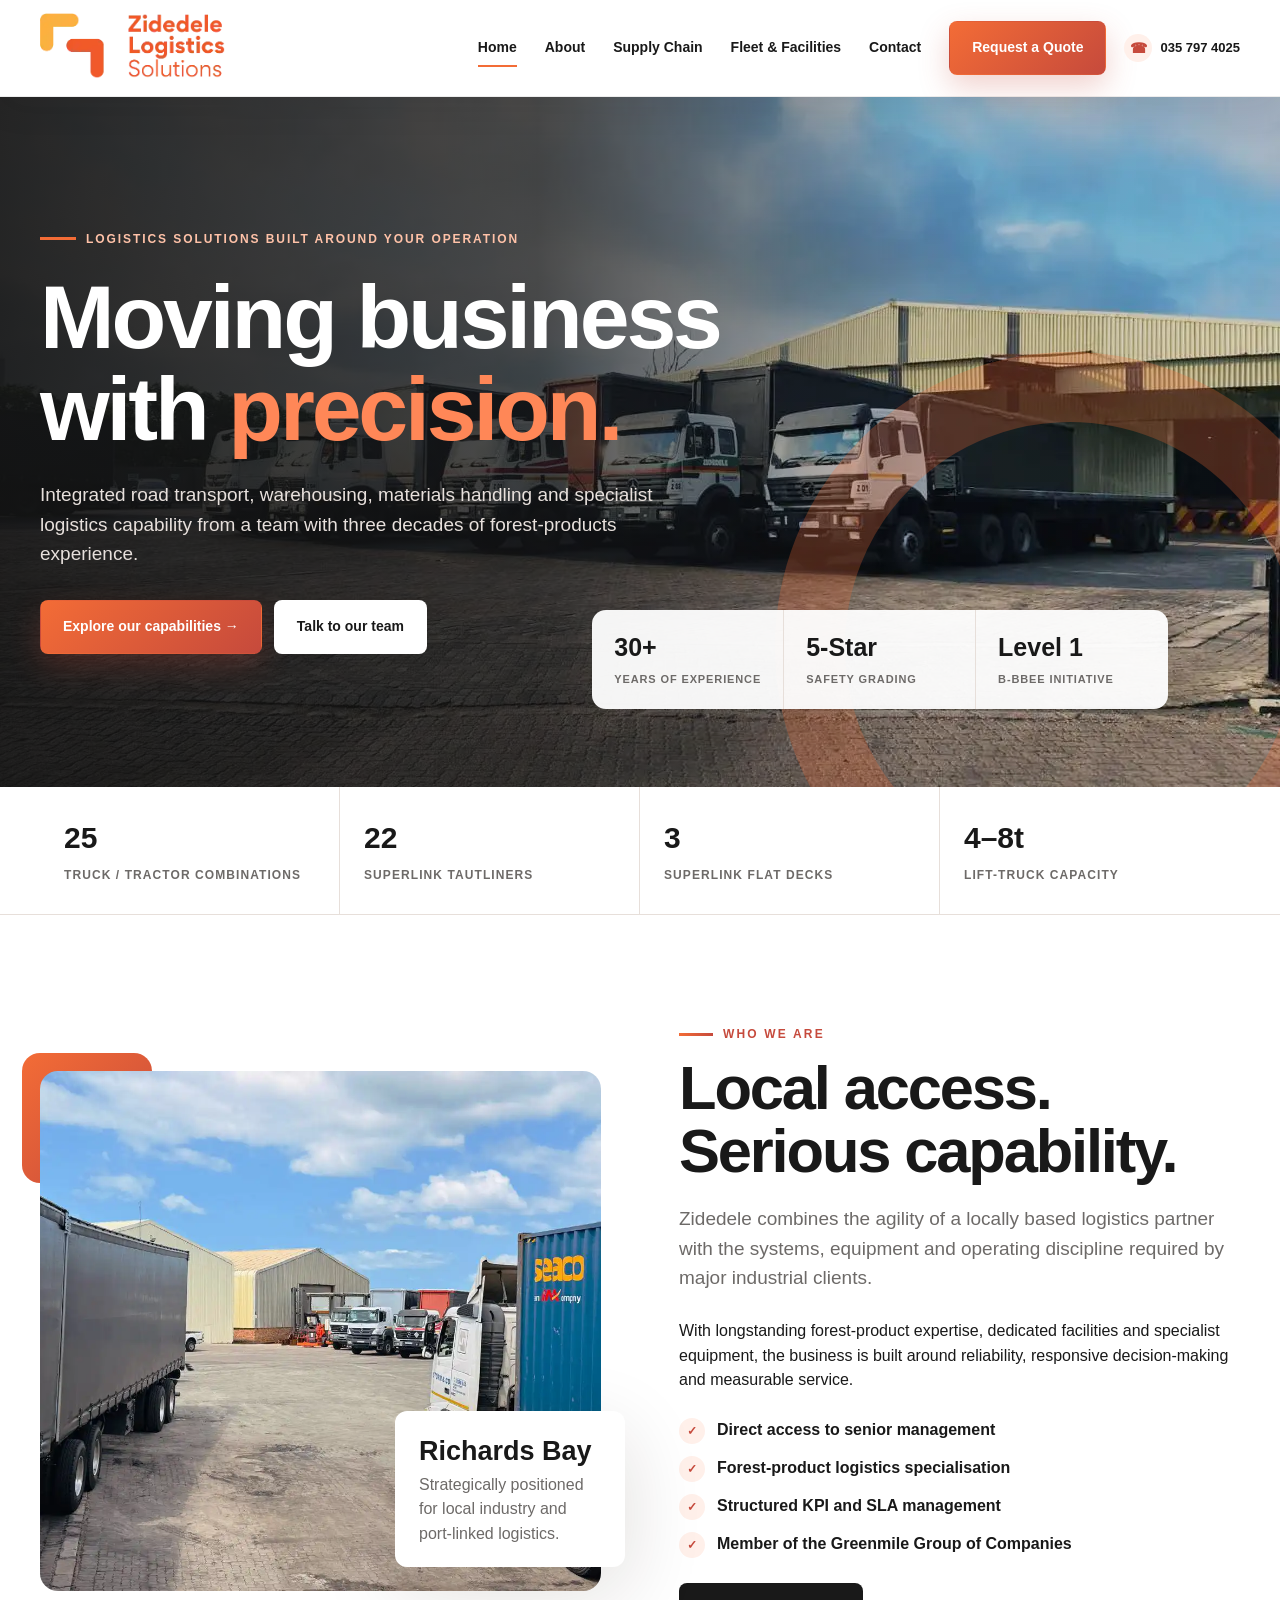
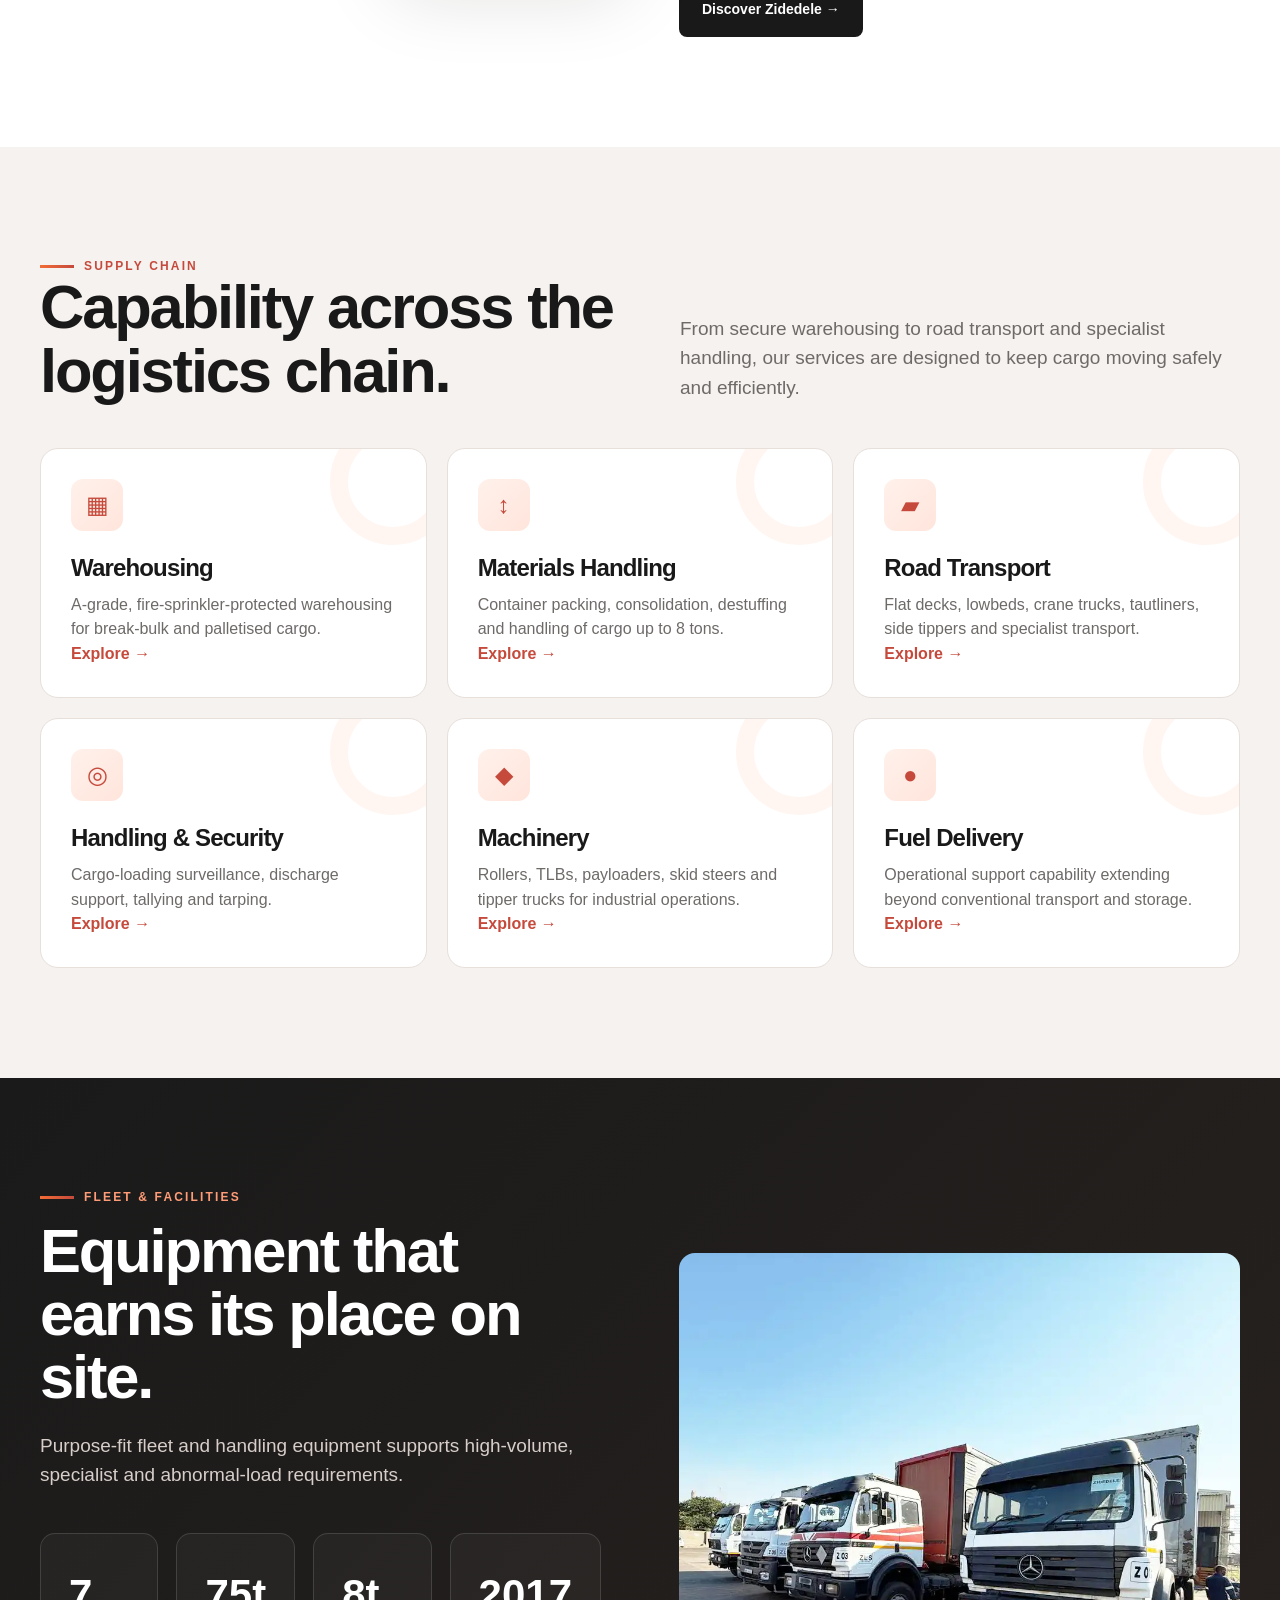
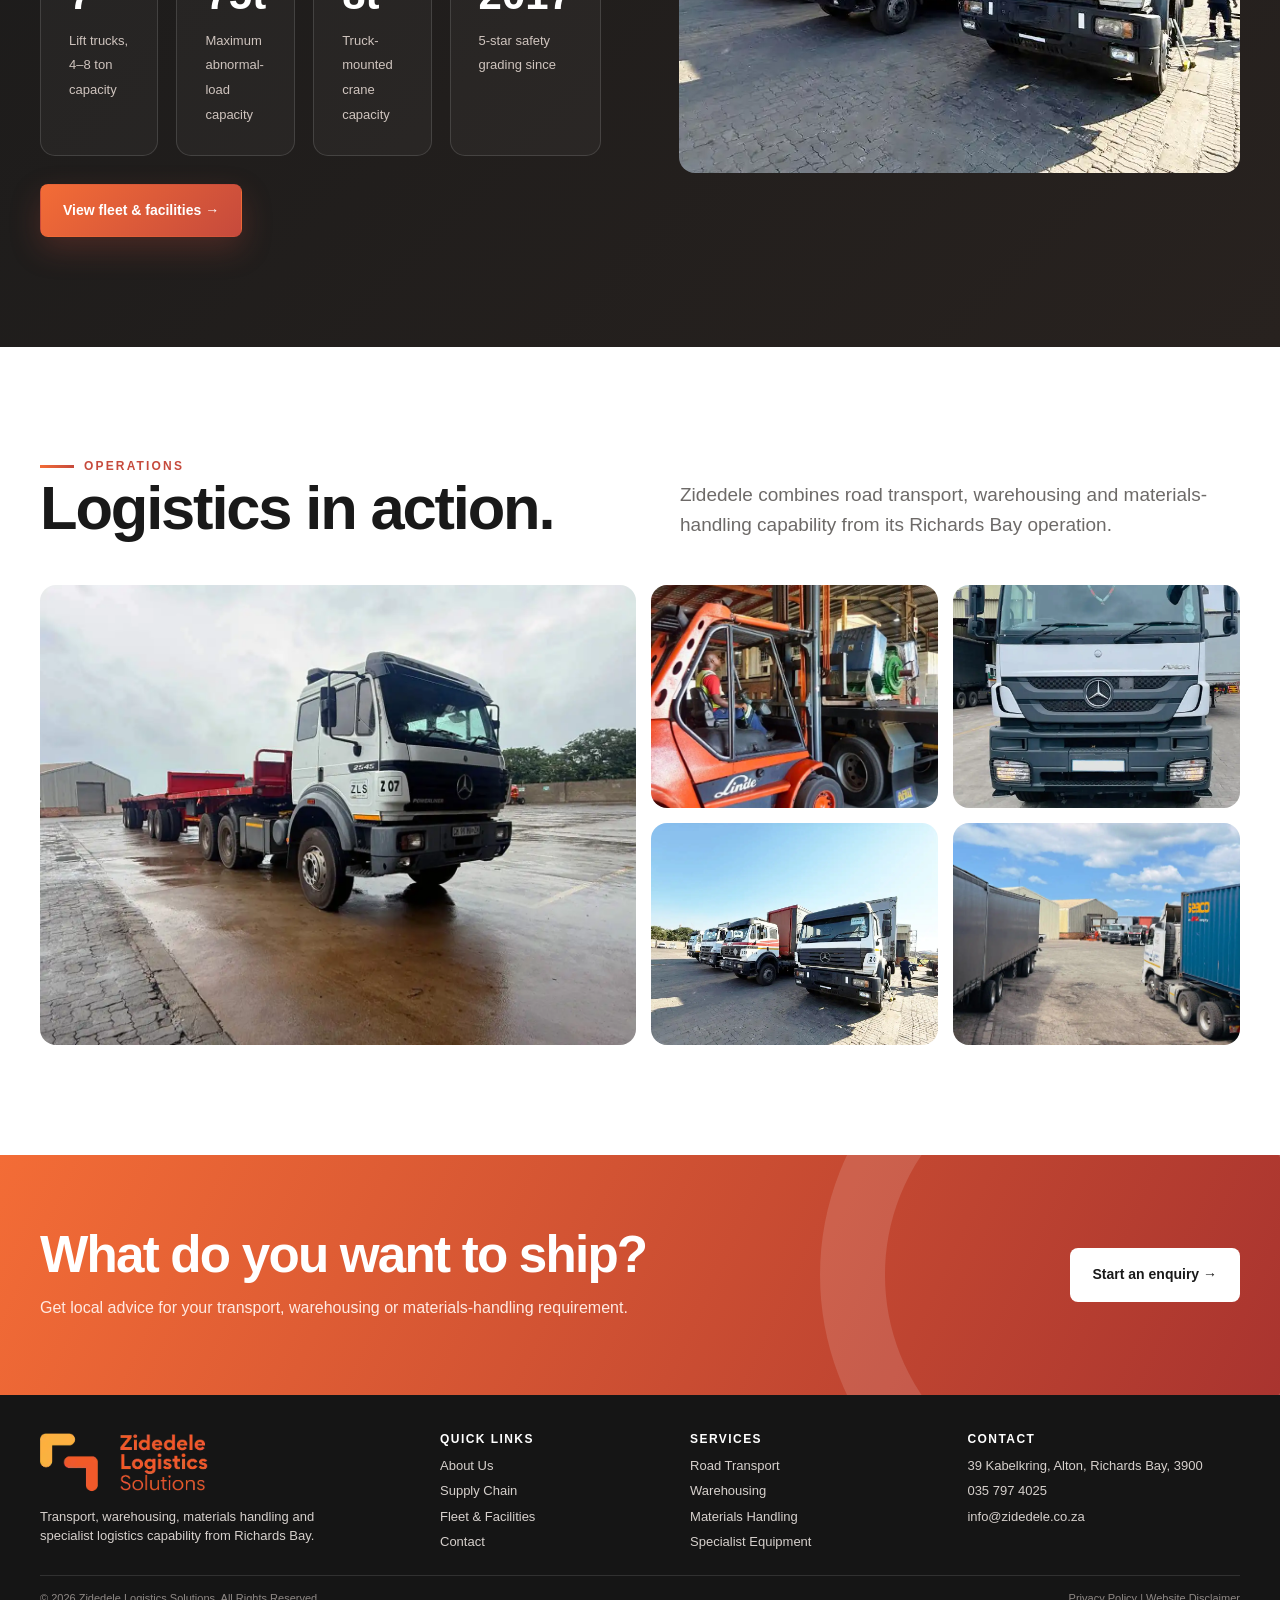
<file: index.html>
<!doctype html><html lang="en"><head><meta charset="utf-8"><meta name="viewport" content="width=device-width,initial-scale=1"><meta name="description" content="Zidedele Logistics Solutions provides road transport, warehousing, materials handling and specialist logistics services from Richards Bay, South Africa."><title>Zidedele Logistics Solutions | Transport, Warehousing & Supply Chain</title><link rel="canonical" href="https://www.zidedele.co.za/"><meta name="robots" content="index,follow"><meta name="theme-color" content="#e95732"><meta property="og:type" content="website"><meta property="og:site_name" content="Zidedele Logistics Solutions"><meta property="og:locale" content="en_ZA"><meta property="og:title" content="Zidedele Logistics Solutions | Transport, Warehousing & Supply Chain"><meta property="og:description" content="Zidedele Logistics Solutions provides road transport, warehousing, materials handling and specialist logistics services from Richards Bay, South Africa."><meta property="og:url" content="https://www.zidedele.co.za/"><meta property="og:image" content="https://www.zidedele.co.za/assets/images/hero-banner.webp"><meta property="og:image:width" content="1280"><meta property="og:image:height" content="720"><meta name="twitter:card" content="summary_large_image"><link rel="apple-touch-icon" href="/assets/favicon.png"><script type="application/ld+json">{"@context":"https://schema.org","@type":"LocalBusiness","@id":"https://www.zidedele.co.za/#business","name":"Zidedele Logistics Solutions","url":"https://www.zidedele.co.za/","logo":"https://www.zidedele.co.za/assets/logo.webp","image":"https://www.zidedele.co.za/assets/images/hero-banner.webp","description":"Road transport, warehousing, materials handling and specialist logistics services from Richards Bay, South Africa.","telephone":"+27357974025","email":"info@zidedele.co.za","address":{"@type":"PostalAddress","streetAddress":"39 Kabelkring, Alton","addressLocality":"Richards Bay","addressRegion":"KwaZulu-Natal","postalCode":"3900","addressCountry":"ZA"},"areaServed":"South Africa","parentOrganization":{"@type":"Organization","name":"Greenmile Group of Companies"}}</script><link rel="icon" href="/assets/favicon.png" type="image/png"><link rel="stylesheet" href="/assets/styles.css?v=20261118-2"></head><body>
<header class="navbar"><div class="container nav-inner"><a href="/"><img class="logo" src="/assets/logo.webp" alt="Zidedele Logistics Solutions"></a><button class="menu-btn" type="button" aria-label="Toggle navigation" aria-expanded="false">☰</button><div class="nav-actions"><nav class="nav-links"><a class="active" href="/">Home</a><a href="/about">About</a><a href="/supply-chain">Supply Chain</a><a href="/fleet-facilities">Fleet & Facilities</a><a href="/contact">Contact</a><a class="btn btn-primary" href="/contact#quote">Request a Quote</a></nav><a class="header-contact" href="tel:+27357974025" aria-label="Call Zidedele Logistics on 035 797 4025"><span class="phone-icon" aria-hidden="true">☎</span><span>035 797 4025</span></a></div></div></header>
<section class="hero"><div class="container"><div class="hero-copy reveal"><div class="hero-kicker">Logistics solutions built around your operation</div><h1>Moving business with <em>precision.</em></h1><p class="lead">Integrated road transport, warehousing, materials handling and specialist logistics capability from a team with three decades of forest-products experience.</p><div class="hero-actions"><a class="btn btn-primary" href="/supply-chain">Explore our capabilities →</a><a class="btn btn-white" href="/contact">Talk to our team</a></div></div><div class="hero-rail"><div class="hero-stat"><strong>30+</strong><span>Years of experience</span></div><div class="hero-stat"><strong>5-Star</strong><span>Safety grading</span></div><div class="hero-stat"><strong>Level 1</strong><span>B-BBEE initiative</span></div></div></div></section>
<section class="trustbar"><div class="container trustgrid"><div class="trustitem"><strong>25</strong><span>Truck / tractor combinations</span></div><div class="trustitem"><strong>22</strong><span>Superlink tautliners</span></div><div class="trustitem"><strong>3</strong><span>Superlink flat decks</span></div><div class="trustitem"><strong>4–8t</strong><span>Lift-truck capacity</span></div></div></section>
<section class="section"><div class="container split"><div class="media-frame reveal"><img src="/assets/images/fleet-warehouse.webp" alt="Zidedele fleet and warehouse operation" loading="lazy"><div class="media-tag"><strong>Richards Bay</strong><span class="muted">Strategically positioned for local industry and port-linked logistics.</span></div></div><div class="content reveal"><div class="eyebrow">Who we are</div><h2>Local access. Serious capability.</h2><p class="lead">Zidedele combines the agility of a locally based logistics partner with the systems, equipment and operating discipline required by major industrial clients.</p><p>With longstanding forest-product expertise, dedicated facilities and specialist equipment, the business is built around reliability, responsive decision-making and measurable service.</p><div class="checklist"><div class="check"><i>✓</i><span>Direct access to senior management</span></div><div class="check"><i>✓</i><span>Forest-product logistics specialisation</span></div><div class="check"><i>✓</i><span>Structured KPI and SLA management</span></div><div class="check"><i>✓</i><span>Member of the Greenmile Group of Companies</span></div></div><a class="btn btn-dark" href="/about">Discover Zidedele →</a></div></div></section>
<section class="section services-bg"><div class="container"><div class="section-head reveal"><div><div class="eyebrow">Supply chain</div><h2>Capability across the logistics chain.</h2></div><p class="lead">From secure warehousing to road transport and specialist handling, our services are designed to keep cargo moving safely and efficiently.</p></div><div class="cards"><div class="card reveal"><div class="icon">▦</div><h3>Warehousing</h3><p>A-grade, fire-sprinkler-protected warehousing for break-bulk and palletised cargo.</p><a class="arrow" href="/supply-chain#warehousing">Explore →</a></div><div class="card reveal"><div class="icon">↕</div><h3>Materials Handling</h3><p>Container packing, consolidation, destuffing and handling of cargo up to 8 tons.</p><a class="arrow" href="/supply-chain#handling">Explore →</a></div><div class="card reveal"><div class="icon">▰</div><h3>Road Transport</h3><p>Flat decks, lowbeds, crane trucks, tautliners, side tippers and specialist transport.</p><a class="arrow" href="/supply-chain#transport">Explore →</a></div><div class="card reveal"><div class="icon">◎</div><h3>Handling & Security</h3><p>Cargo-loading surveillance, discharge support, tallying and tarping.</p><a class="arrow" href="/supply-chain#security">Explore →</a></div><div class="card reveal"><div class="icon">◆</div><h3>Machinery</h3><p>Rollers, TLBs, payloaders, skid steers and tipper trucks for industrial operations.</p><a class="arrow" href="/supply-chain#machinery">Explore →</a></div><div class="card reveal"><div class="icon">●</div><h3>Fuel Delivery</h3><p>Operational support capability extending beyond conventional transport and storage.</p><a class="arrow" href="/supply-chain#fuel">Explore →</a></div></div></div></section>
<section class="section band"><div class="container"><div class="split"><div class="content reveal"><div class="eyebrow">Fleet & facilities</div><h2>Equipment that earns its place on site.</h2><p class="lead">Purpose-fit fleet and handling equipment supports high-volume, specialist and abnormal-load requirements.</p><div class="metrics"><div class="metric"><strong>7</strong><span>Lift trucks, 4–8 ton capacity</span></div><div class="metric"><strong>75t</strong><span>Maximum abnormal-load capacity</span></div><div class="metric"><strong>8t</strong><span>Truck-mounted crane capacity</span></div><div class="metric"><strong>2017</strong><span>5-star safety grading since</span></div></div><div style="margin-top:28px"><a class="btn btn-primary" href="/fleet-facilities">View fleet & facilities →</a></div></div><div class="reveal"><div class="photo-strip" style="height:520px;grid-template-columns:1fr"><img src="/assets/images/fleet-warehouse-vehicle.webp" alt="Zidedele truck fleet" loading="lazy"></div></div></div></div></section>
<section class="section"><div class="container"><div class="section-head reveal"><div><div class="eyebrow">Operations</div><h2>Logistics in action.</h2></div><p class="lead">Zidedele combines road transport, warehousing and materials-handling capability from its Richards Bay operation.</p></div><div class="photo-strip reveal"><img src="/assets/images/fleet-image.webp" alt="Zidedele flat-deck truck" loading="lazy"><div class="stack"><img src="/assets/images/fork_lift.webp" alt="Zidedele forklift handling equipment" loading="lazy"><img src="/assets/images/fleet-warehouse-vehicle.webp" alt="Zidedele vehicle fleet" loading="lazy"></div><div class="stack"><img src="/assets/images/truck-front.webp" alt="Zidedele truck" loading="lazy"><img src="/assets/images/fleet-warehouse.webp" alt="Zidedele fleet at warehouse facility" loading="lazy"></div></div></div></section>
<section class="section-sm quote-band"><div class="container"><div><h2>What do you want to ship?</h2><p>Get local advice for your transport, warehousing or materials-handling requirement.</p></div><a class="btn btn-white" href="/contact#quote">Start an enquiry →</a></div></section>
<footer class="footer"><div class="container"><div class="footer-grid"><div><img class="logo footer-logo" src="/assets/logo.webp" alt="Zidedele Logistics Solutions"><p>Transport, warehousing, materials handling and specialist logistics capability from Richards Bay.</p></div><div><h4>Quick Links</h4><div class="footer-links"><a href="/about">About Us</a><a href="/supply-chain">Supply Chain</a><a href="/fleet-facilities">Fleet &amp; Facilities</a><a href="/contact">Contact</a></div></div><div><h4>Services</h4><div class="footer-links"><a href="/supply-chain#transport">Road Transport</a><a href="/supply-chain#warehousing">Warehousing</a><a href="/supply-chain#handling">Materials Handling</a><a href="/fleet-facilities">Specialist Equipment</a></div></div><div><h4>Contact</h4><div class="footer-links"><span>39 Kabelkring, Alton, Richards Bay, 3900</span><a href="tel:+27357974025">035 797 4025</a><a href="mailto:info@zidedele.co.za">info@zidedele.co.za</a></div></div></div><div class="footer-note"><span>© 2026 Zidedele Logistics Solutions. All Rights Reserved.</span><div><a href="/privacy-policy">Privacy Policy</a><span aria-hidden="true"> | </span><a href="/website-disclaimer">Website Disclaimer</a></div></div></div></footer><script src="/assets/site.js?v=20261118-2"></script></body></html>
</file>
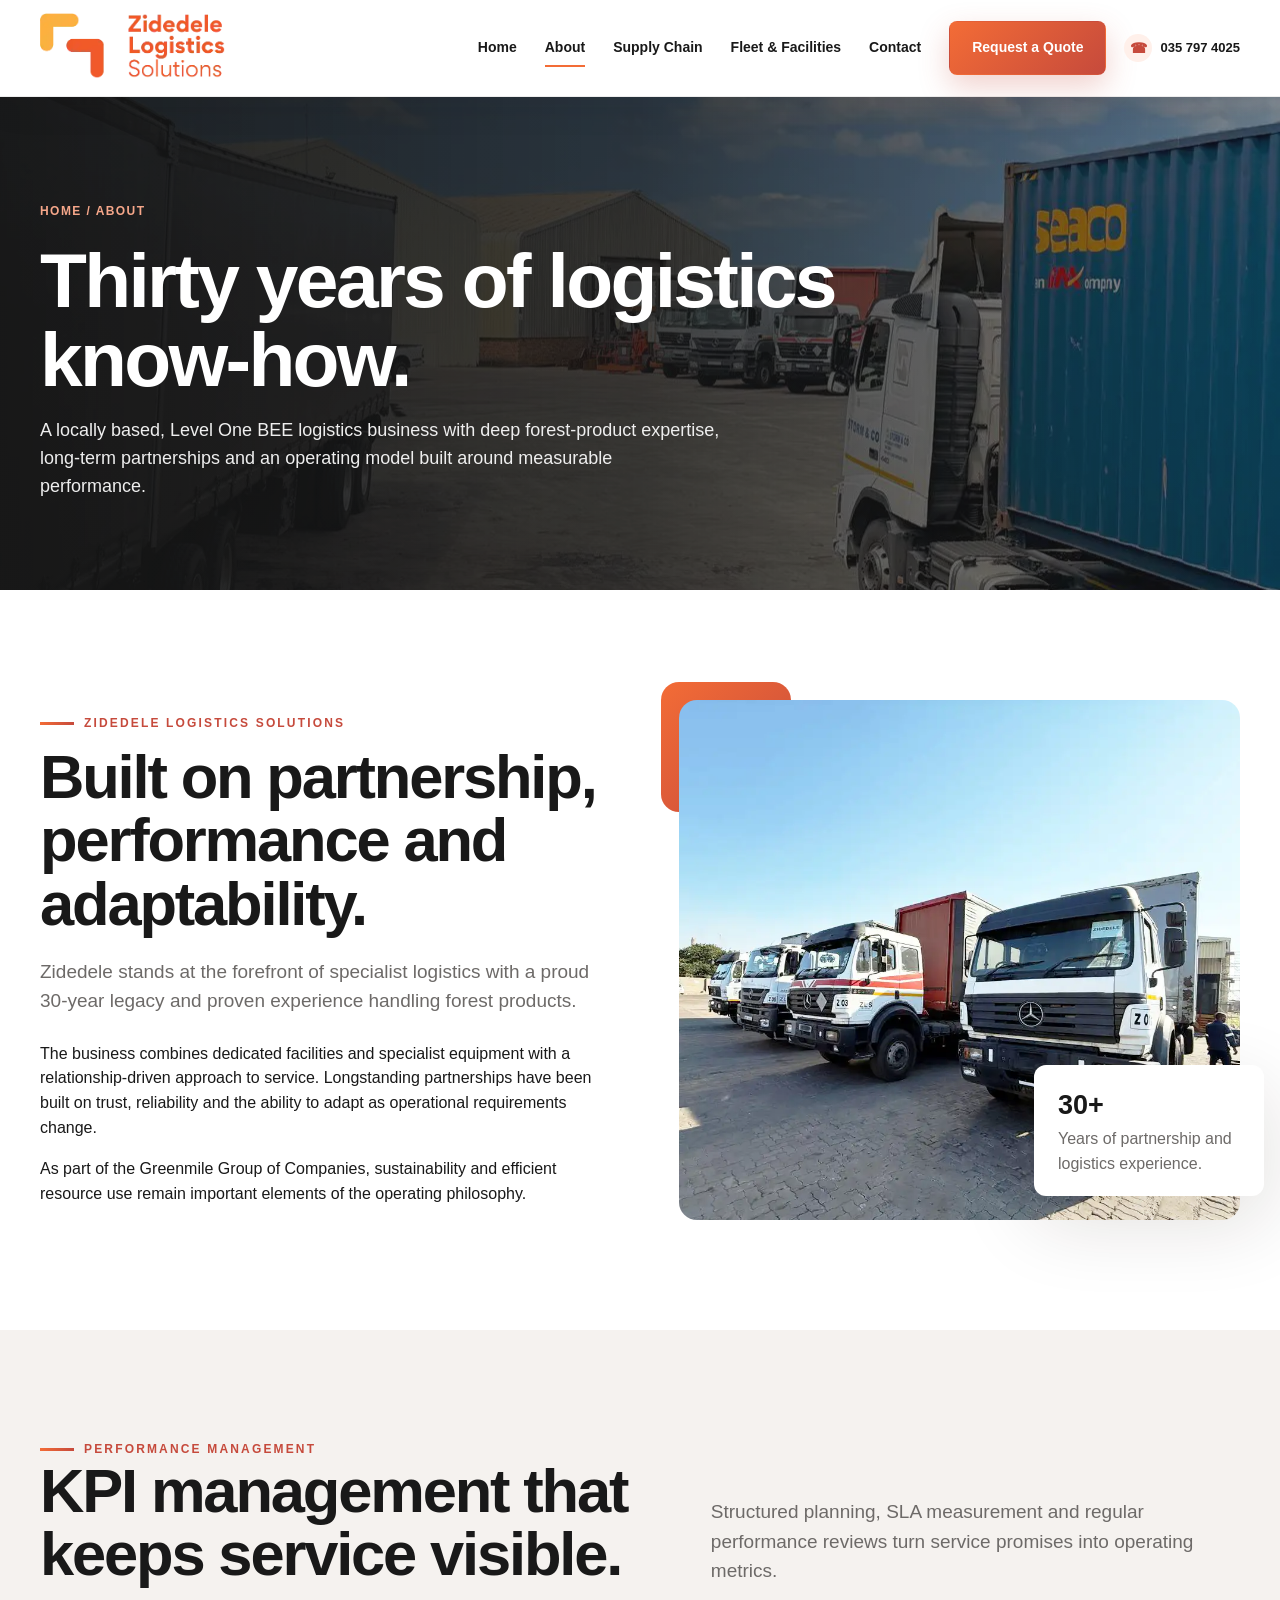
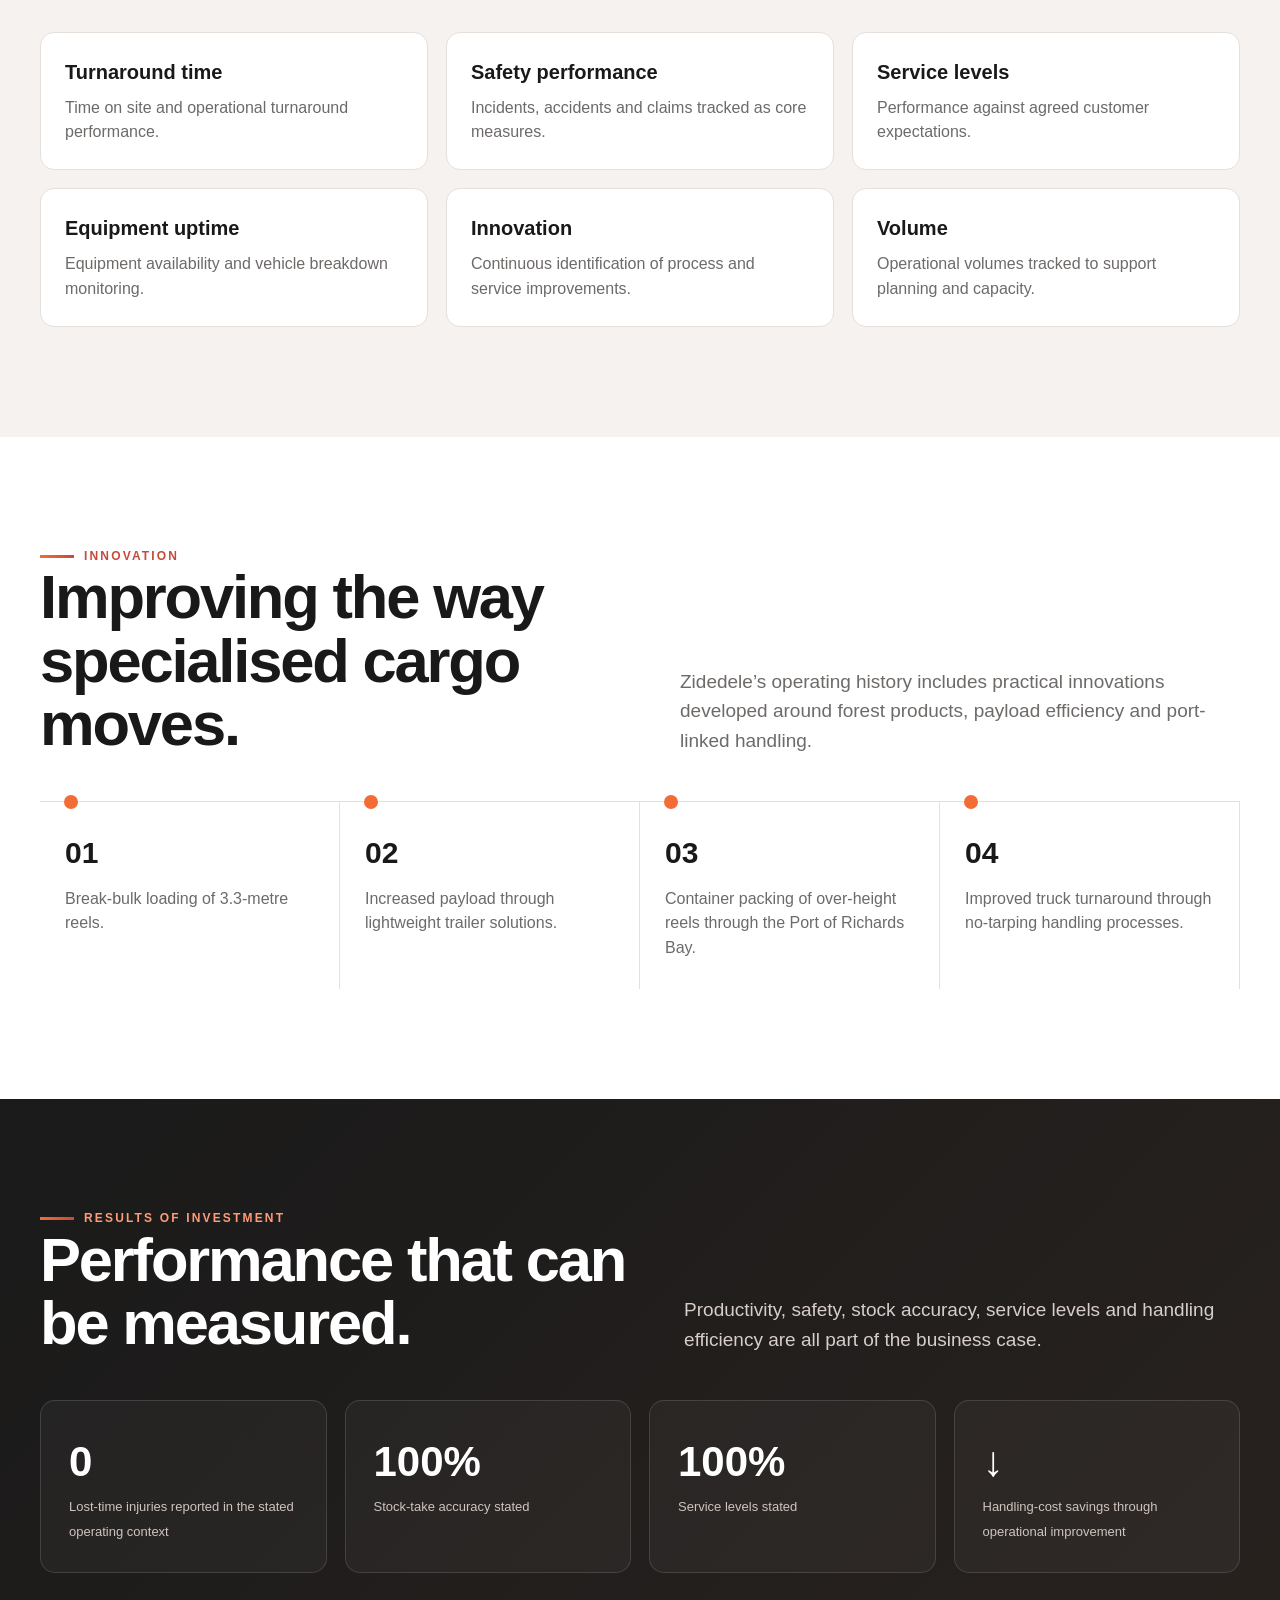
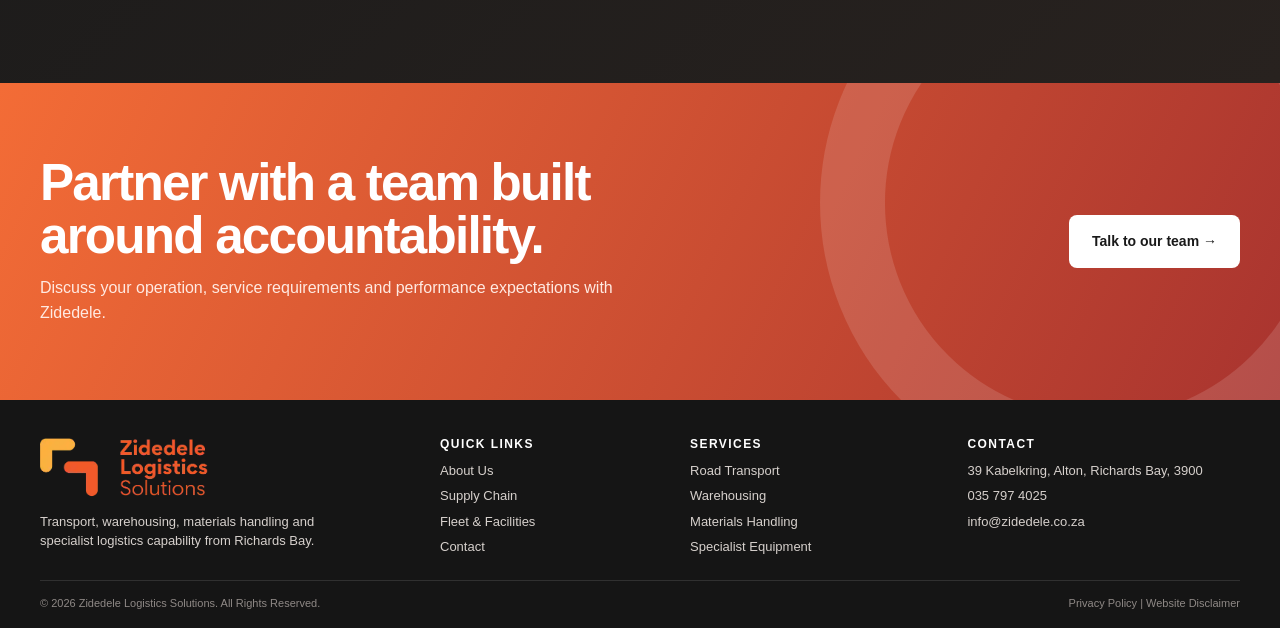
<file: about.html>
<!doctype html><html lang="en"><head><meta charset="utf-8"><meta name="viewport" content="width=device-width,initial-scale=1"><meta name="description" content="Learn about Zidedele Logistics Solutions, a Level One BEE logistics business with 30 years of forest-products experience and measurable service performance."><title>About | Zidedele Logistics Solutions</title><link rel="canonical" href="https://www.zidedele.co.za/about"><meta name="robots" content="index,follow"><meta name="theme-color" content="#e95732"><meta property="og:type" content="website"><meta property="og:site_name" content="Zidedele Logistics Solutions"><meta property="og:locale" content="en_ZA"><meta property="og:title" content="About | Zidedele Logistics Solutions"><meta property="og:description" content="Learn about Zidedele Logistics Solutions, a Level One BEE logistics business with 30 years of forest-products experience and measurable service performance."><meta property="og:url" content="https://www.zidedele.co.za/about"><meta property="og:image" content="https://www.zidedele.co.za/assets/images/hero-banner.webp"><meta property="og:image:width" content="1280"><meta property="og:image:height" content="720"><meta name="twitter:card" content="summary_large_image"><link rel="apple-touch-icon" href="/assets/favicon.png"><link rel="icon" href="/assets/favicon.png" type="image/png"><link rel="stylesheet" href="/assets/styles.css?v=20261118-2"></head><body>
<header class="navbar"><div class="container nav-inner"><a href="/"><img class="logo" src="/assets/logo.webp" alt="Zidedele"></a><button class="menu-btn" type="button" aria-label="Toggle navigation" aria-expanded="false">☰</button><div class="nav-actions"><nav class="nav-links"><a href="/">Home</a><a class="active" href="/about">About</a><a href="/supply-chain">Supply Chain</a><a href="/fleet-facilities">Fleet & Facilities</a><a href="/contact">Contact</a><a class="btn btn-primary" href="/contact#quote">Request a Quote</a></nav><a class="header-contact" href="tel:+27357974025" aria-label="Call Zidedele Logistics on 035 797 4025"><span class="phone-icon" aria-hidden="true">☎</span><span>035 797 4025</span></a></div></div></header>
<section class="page-hero"><div class="container"><div class="crumb">Home / About</div><h1>Thirty years of logistics know-how.</h1><p>A locally based, Level One BEE logistics business with deep forest-product expertise, long-term partnerships and an operating model built around measurable performance.</p></div></section>
<section class="section"><div class="container split"><div class="content reveal"><div class="eyebrow">Zidedele Logistics Solutions</div><h2>Built on partnership, performance and adaptability.</h2><p class="lead">Zidedele stands at the forefront of specialist logistics with a proud 30-year legacy and proven experience handling forest products.</p><p>The business combines dedicated facilities and specialist equipment with a relationship-driven approach to service. Longstanding partnerships have been built on trust, reliability and the ability to adapt as operational requirements change.</p><p>As part of the Greenmile Group of Companies, sustainability and efficient resource use remain important elements of the operating philosophy.</p></div><div class="media-frame reveal"><img src="/assets/images/fleet-warehouse-vehicle.webp" alt="Zidedele logistics fleet" loading="lazy"><div class="media-tag"><strong>30+</strong><span class="muted">Years of partnership and logistics experience.</span></div></div></div></section>
<section class="section services-bg"><div class="container"><div class="section-head"><div><div class="eyebrow">Performance management</div><h2>KPI management that keeps service visible.</h2></div><p class="lead">Structured planning, SLA measurement and regular performance reviews turn service promises into operating metrics.</p></div><div class="kpi-grid"><div class="kpi"><strong>Turnaround time</strong><p>Time on site and operational turnaround performance.</p></div><div class="kpi"><strong>Safety performance</strong><p>Incidents, accidents and claims tracked as core measures.</p></div><div class="kpi"><strong>Service levels</strong><p>Performance against agreed customer expectations.</p></div><div class="kpi"><strong>Equipment uptime</strong><p>Equipment availability and vehicle breakdown monitoring.</p></div><div class="kpi"><strong>Innovation</strong><p>Continuous identification of process and service improvements.</p></div><div class="kpi"><strong>Volume</strong><p>Operational volumes tracked to support planning and capacity.</p></div></div></div></section>
<section class="section"><div class="container"><div class="section-head"><div><div class="eyebrow">Innovation</div><h2>Improving the way specialised cargo moves.</h2></div><p class="lead">Zidedele’s operating history includes practical innovations developed around forest products, payload efficiency and port-linked handling.</p></div><div class="timeline"><div class="step"><strong>01</strong><p>Break-bulk loading of 3.3-metre reels.</p></div><div class="step"><strong>02</strong><p>Increased payload through lightweight trailer solutions.</p></div><div class="step"><strong>03</strong><p>Container packing of over-height reels through the Port of Richards Bay.</p></div><div class="step"><strong>04</strong><p>Improved truck turnaround through no-tarping handling processes.</p></div></div></div></section>
<section class="section band"><div class="container"><div class="section-head"><div><div class="eyebrow">Results of investment</div><h2>Performance that can be measured.</h2></div><p class="lead">Productivity, safety, stock accuracy, service levels and handling efficiency are all part of the business case.</p></div><div class="metrics"><div class="metric"><strong>0</strong><span>Lost-time injuries reported in the stated operating context</span></div><div class="metric"><strong>100%</strong><span>Stock-take accuracy stated</span></div><div class="metric"><strong>100%</strong><span>Service levels stated</span></div><div class="metric"><strong>↓</strong><span>Handling-cost savings through operational improvement</span></div></div></div></section>
<section class="section-sm quote-band"><div class="container"><div><h2>Partner with a team built around accountability.</h2><p>Discuss your operation, service requirements and performance expectations with Zidedele.</p></div><a class="btn btn-white" href="/contact">Talk to our team →</a></div></section>
<footer class="footer"><div class="container"><div class="footer-grid"><div><img class="logo footer-logo" src="/assets/logo.webp" alt="Zidedele Logistics Solutions"><p>Transport, warehousing, materials handling and specialist logistics capability from Richards Bay.</p></div><div><h4>Quick Links</h4><div class="footer-links"><a href="/about">About Us</a><a href="/supply-chain">Supply Chain</a><a href="/fleet-facilities">Fleet &amp; Facilities</a><a href="/contact">Contact</a></div></div><div><h4>Services</h4><div class="footer-links"><a href="/supply-chain#transport">Road Transport</a><a href="/supply-chain#warehousing">Warehousing</a><a href="/supply-chain#handling">Materials Handling</a><a href="/fleet-facilities">Specialist Equipment</a></div></div><div><h4>Contact</h4><div class="footer-links"><span>39 Kabelkring, Alton, Richards Bay, 3900</span><a href="tel:+27357974025">035 797 4025</a><a href="mailto:info@zidedele.co.za">info@zidedele.co.za</a></div></div></div><div class="footer-note"><span>© 2026 Zidedele Logistics Solutions. All Rights Reserved.</span><div><a href="/privacy-policy">Privacy Policy</a><span aria-hidden="true"> | </span><a href="/website-disclaimer">Website Disclaimer</a></div></div></div></footer><script src="/assets/site.js?v=20261118-2"></script></body></html>
</file>
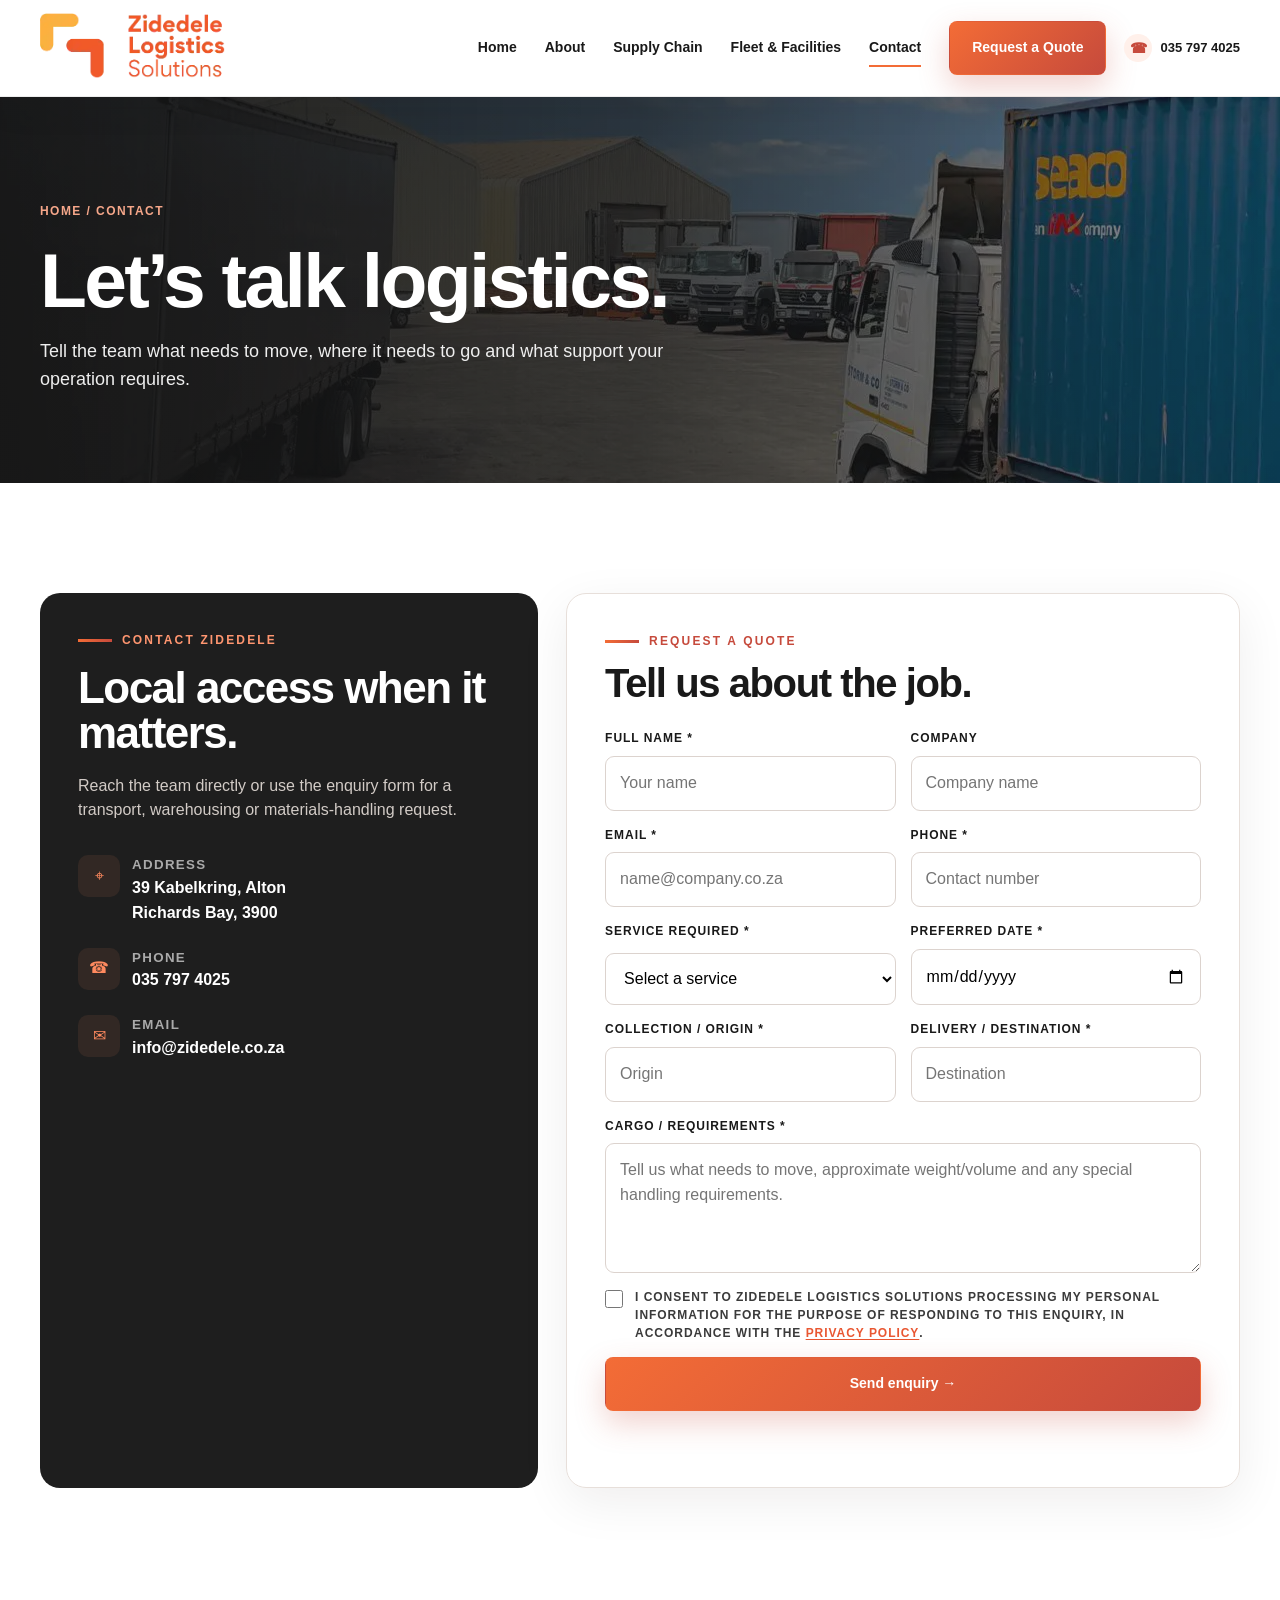
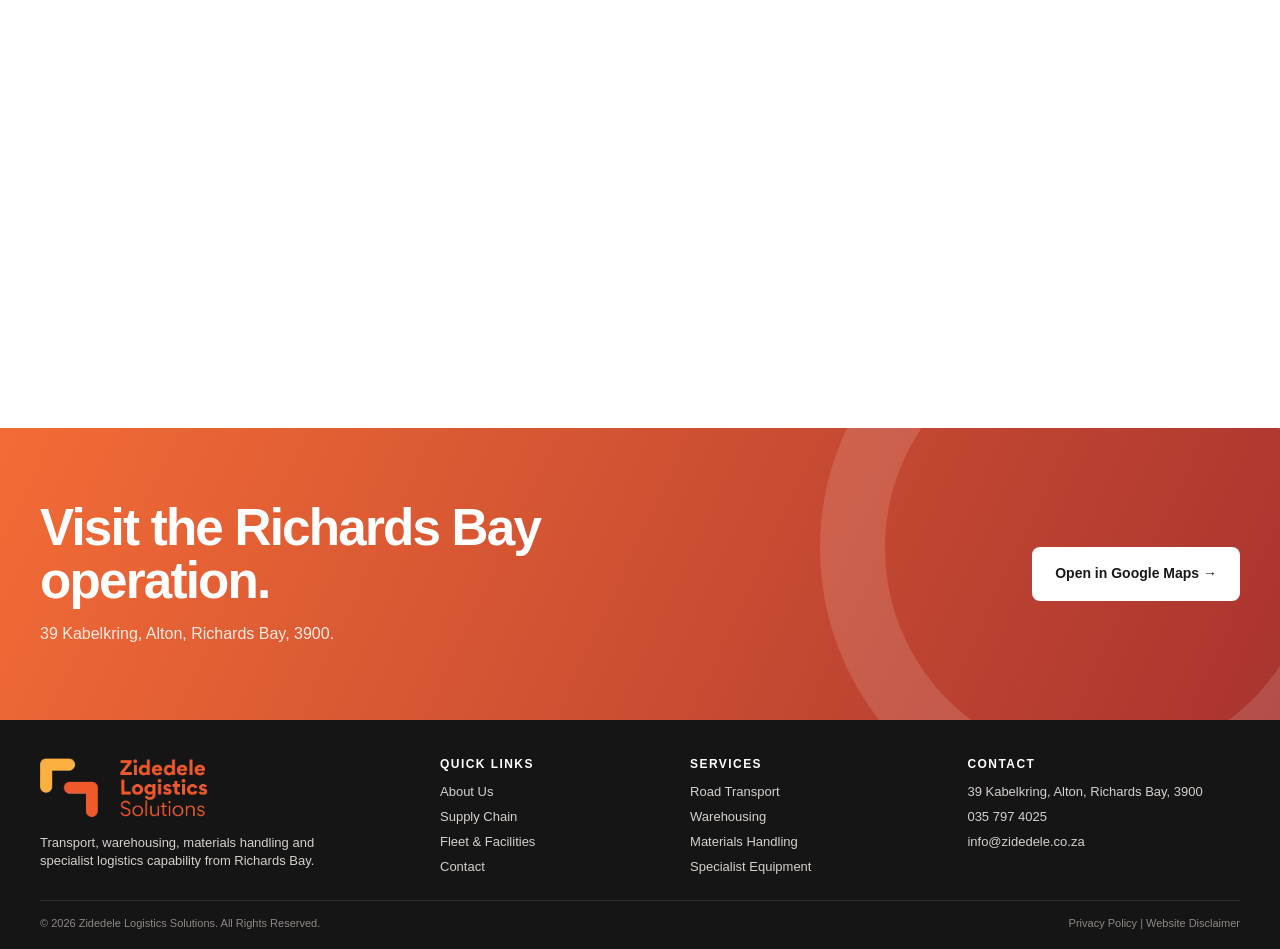
<file: contact.html>
<!doctype html><html lang="en"><head><meta charset="utf-8"><meta name="viewport" content="width=device-width,initial-scale=1"><meta name="description" content="Contact Zidedele Logistics Solutions in Richards Bay for transport, warehousing, materials handling and specialist logistics enquiries."><title>Contact | Zidedele Logistics Solutions</title><link rel="canonical" href="https://www.zidedele.co.za/contact"><meta name="robots" content="index,follow"><meta name="theme-color" content="#e95732"><meta property="og:type" content="website"><meta property="og:site_name" content="Zidedele Logistics Solutions"><meta property="og:locale" content="en_ZA"><meta property="og:title" content="Contact | Zidedele Logistics Solutions"><meta property="og:description" content="Contact Zidedele Logistics Solutions in Richards Bay for transport, warehousing, materials handling and specialist logistics enquiries."><meta property="og:url" content="https://www.zidedele.co.za/contact"><meta property="og:image" content="https://www.zidedele.co.za/assets/images/hero-banner.webp"><meta property="og:image:width" content="1280"><meta property="og:image:height" content="720"><meta name="twitter:card" content="summary_large_image"><link rel="apple-touch-icon" href="/assets/favicon.png"><link rel="icon" href="/assets/favicon.png" type="image/png"><link rel="stylesheet" href="/assets/styles.css?v=20261118-2"></head><body>
<header class="navbar"><div class="container nav-inner"><a href="/"><img class="logo" src="/assets/logo.webp" alt="Zidedele Logistics Solutions"></a><button class="menu-btn" type="button" aria-label="Toggle navigation" aria-expanded="false">☰</button><div class="nav-actions"><nav class="nav-links"><a href="/">Home</a><a href="/about">About</a><a href="/supply-chain">Supply Chain</a><a href="/fleet-facilities">Fleet & Facilities</a><a class="active" href="/contact">Contact</a><a class="btn btn-primary" href="/contact#quote">Request a Quote</a></nav><a class="header-contact" href="tel:+27357974025" aria-label="Call Zidedele Logistics on 035 797 4025"><span class="phone-icon" aria-hidden="true">☎</span><span>035 797 4025</span></a></div></div></header>
<section class="page-hero"><div class="container"><div class="crumb">Home / Contact</div><h1>Let’s talk logistics.</h1><p>Tell the team what needs to move, where it needs to go and what support your operation requires.</p></div></section>
<section class="section" id="quote"><div class="container contact-grid"><div class="contact-panel reveal"><div class="eyebrow" style="color:#ff9670">Contact Zidedele</div><h2 style="font-size:44px;margin:15px 0 18px">Local access when it matters.</h2><p>Reach the team directly or use the enquiry form for a transport, warehousing or materials-handling request.</p><div class="contact-list"><div class="contact-item"><i>⌖</i><div><small>Address</small><strong>39 Kabelkring, Alton<br>Richards Bay, 3900</strong></div></div><div class="contact-item"><i>☎</i><div><small>Phone</small><strong><a href="tel:+27357974025">035 797 4025</a></strong></div></div><div class="contact-item"><i>✉</i><div><small>Email</small><strong><a href="mailto:info@zidedele.co.za">info@zidedele.co.za</a></strong></div></div></div></div><div class="form-panel reveal"><div class="eyebrow">Request a quote</div><h2 style="font-size:40px;margin:12px 0 25px">Tell us about the job.</h2><form id="quote-form" action="/send-enquiry.php" method="POST" novalidate><div class="validation-summary" role="alert" aria-live="assertive"></div><input class="hp-field" type="text" name="_honey" aria-label="Leave this field empty" tabindex="-1" autocomplete="off" aria-hidden="true"><div class="form-grid"><div class="field"><label for="f-name">Full name <span aria-hidden="true">*</span></label><input id="f-name" name="name" required autocomplete="name" placeholder="Your name"><div class="field-error">Please enter your full name.</div></div><div class="field"><label for="f-company">Company</label><input id="f-company" name="company" autocomplete="organization" placeholder="Company name"></div><div class="field"><label for="f-email">Email <span aria-hidden="true">*</span></label><input id="f-email" name="email" type="email" required autocomplete="email" placeholder="name@company.co.za"><div class="field-error">Please enter a valid email address.</div></div><div class="field"><label for="f-phone">Phone <span aria-hidden="true">*</span></label><input id="f-phone" name="phone" type="tel" required autocomplete="tel" placeholder="Contact number"><div class="field-error">Please enter a contact number.</div></div><div class="field"><label for="f-service">Service required <span aria-hidden="true">*</span></label><select id="f-service" name="service" required><option value="">Select a service</option><option>Road transport</option><option>Warehousing</option><option>Materials handling</option><option>Cargo handling</option><option>Machinery</option><option>Other</option></select><div class="field-error">Please select a service.</div></div><div class="field"><label for="f-date">Preferred date <span aria-hidden="true">*</span></label><input id="f-date" name="date" type="date" required><div class="field-error">Please select today or a future date.</div></div><div class="field"><label for="f-origin">Collection / origin <span aria-hidden="true">*</span></label><input id="f-origin" name="origin" required placeholder="Origin"><div class="field-error">Please enter the collection/origin location.</div></div><div class="field"><label for="f-destination">Delivery / destination <span aria-hidden="true">*</span></label><input id="f-destination" name="destination" required placeholder="Destination"><div class="field-error">Please enter the delivery/destination location.</div></div><div class="field full"><label for="f-requirements">Cargo / requirements <span aria-hidden="true">*</span></label><textarea id="f-requirements" name="requirements" required minlength="15" placeholder="Tell us what needs to move, approximate weight/volume and any special handling requirements."></textarea><div class="field-error">Please provide at least one complete sentence describing your cargo or requirements.</div></div><div class="field full"><label class="consent-label" for="privacy_consent"><input type="checkbox" id="privacy_consent" name="privacy_consent" required><span>I consent to Zidedele Logistics Solutions processing my personal information for the purpose of responding to this enquiry, in accordance with the <a href="/privacy-policy" target="_blank" rel="noopener">Privacy Policy</a>.</span></label><div class="field-error">Please confirm your consent before submitting the enquiry.</div></div><div class="field full"><button class="btn btn-primary" type="submit"><span class="submit-label">Send enquiry →</span></button><p class="form-status" role="status" aria-live="polite"></p></div></div></form></div></div></section>
<section><iframe class="map" title="Zidedele location" loading="lazy" src="https://www.google.com/maps?q=39%20Kabelkring%2C%20Alton%2C%20Richards%20Bay%2C%203900&output=embed"></iframe></section>
<section class="section-sm quote-band"><div class="container"><div><h2>Visit the Richards Bay operation.</h2><p>39 Kabelkring, Alton, Richards Bay, 3900.</p></div><a class="btn btn-white" target="_blank" rel="noopener noreferrer" href="https://www.google.com/maps/search/?api=1&query=39%20Kabelkring%20Alton%20Richards%20Bay%203900">Open in Google Maps →</a></div></section>
<div class="form-success-overlay" id="form-success-overlay" role="dialog" aria-modal="true" aria-labelledby="success-title"><div class="form-success-card"><div class="form-success-icon">✓</div><h3 id="success-title">Request sent successfully</h3><p>Thank you. Your enquiry has been submitted successfully. The Zidedele team can now review the details and contact you using the information provided.</p><button class="btn btn-primary" type="button" id="success-close">Done</button></div></div><footer class="footer"><div class="container"><div class="footer-grid"><div><img class="logo footer-logo" src="/assets/logo.webp" alt="Zidedele Logistics Solutions"><p>Transport, warehousing, materials handling and specialist logistics capability from Richards Bay.</p></div><div><h4>Quick Links</h4><div class="footer-links"><a href="/about">About Us</a><a href="/supply-chain">Supply Chain</a><a href="/fleet-facilities">Fleet &amp; Facilities</a><a href="/contact">Contact</a></div></div><div><h4>Services</h4><div class="footer-links"><a href="/supply-chain#transport">Road Transport</a><a href="/supply-chain#warehousing">Warehousing</a><a href="/supply-chain#handling">Materials Handling</a><a href="/fleet-facilities">Specialist Equipment</a></div></div><div><h4>Contact</h4><div class="footer-links"><span>39 Kabelkring, Alton, Richards Bay, 3900</span><a href="tel:+27357974025">035 797 4025</a><a href="mailto:info@zidedele.co.za">info@zidedele.co.za</a></div></div></div><div class="footer-note"><span>© 2026 Zidedele Logistics Solutions. All Rights Reserved.</span><div><a href="/privacy-policy">Privacy Policy</a><span aria-hidden="true"> | </span><a href="/website-disclaimer">Website Disclaimer</a></div></div></div></footer><script src="/assets/site.js?v=20261118-2"></script></body></html>
</file>
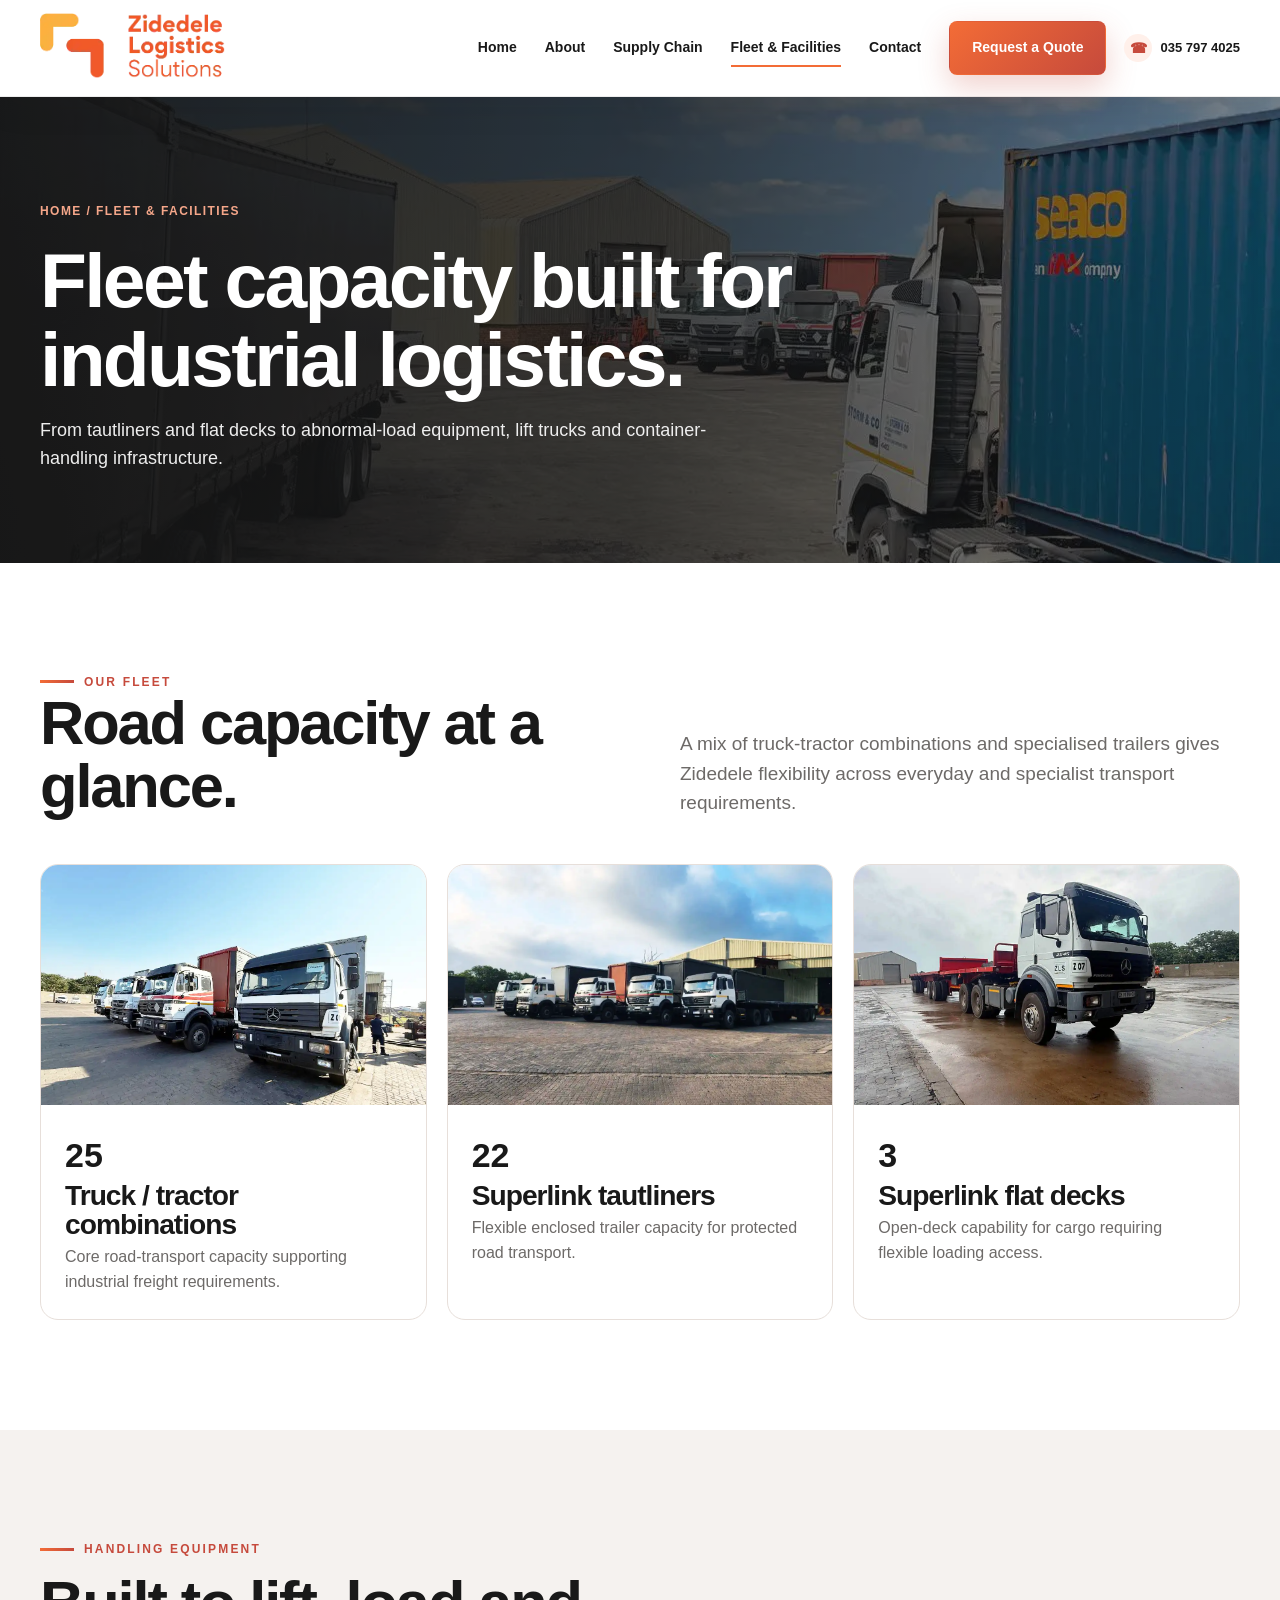
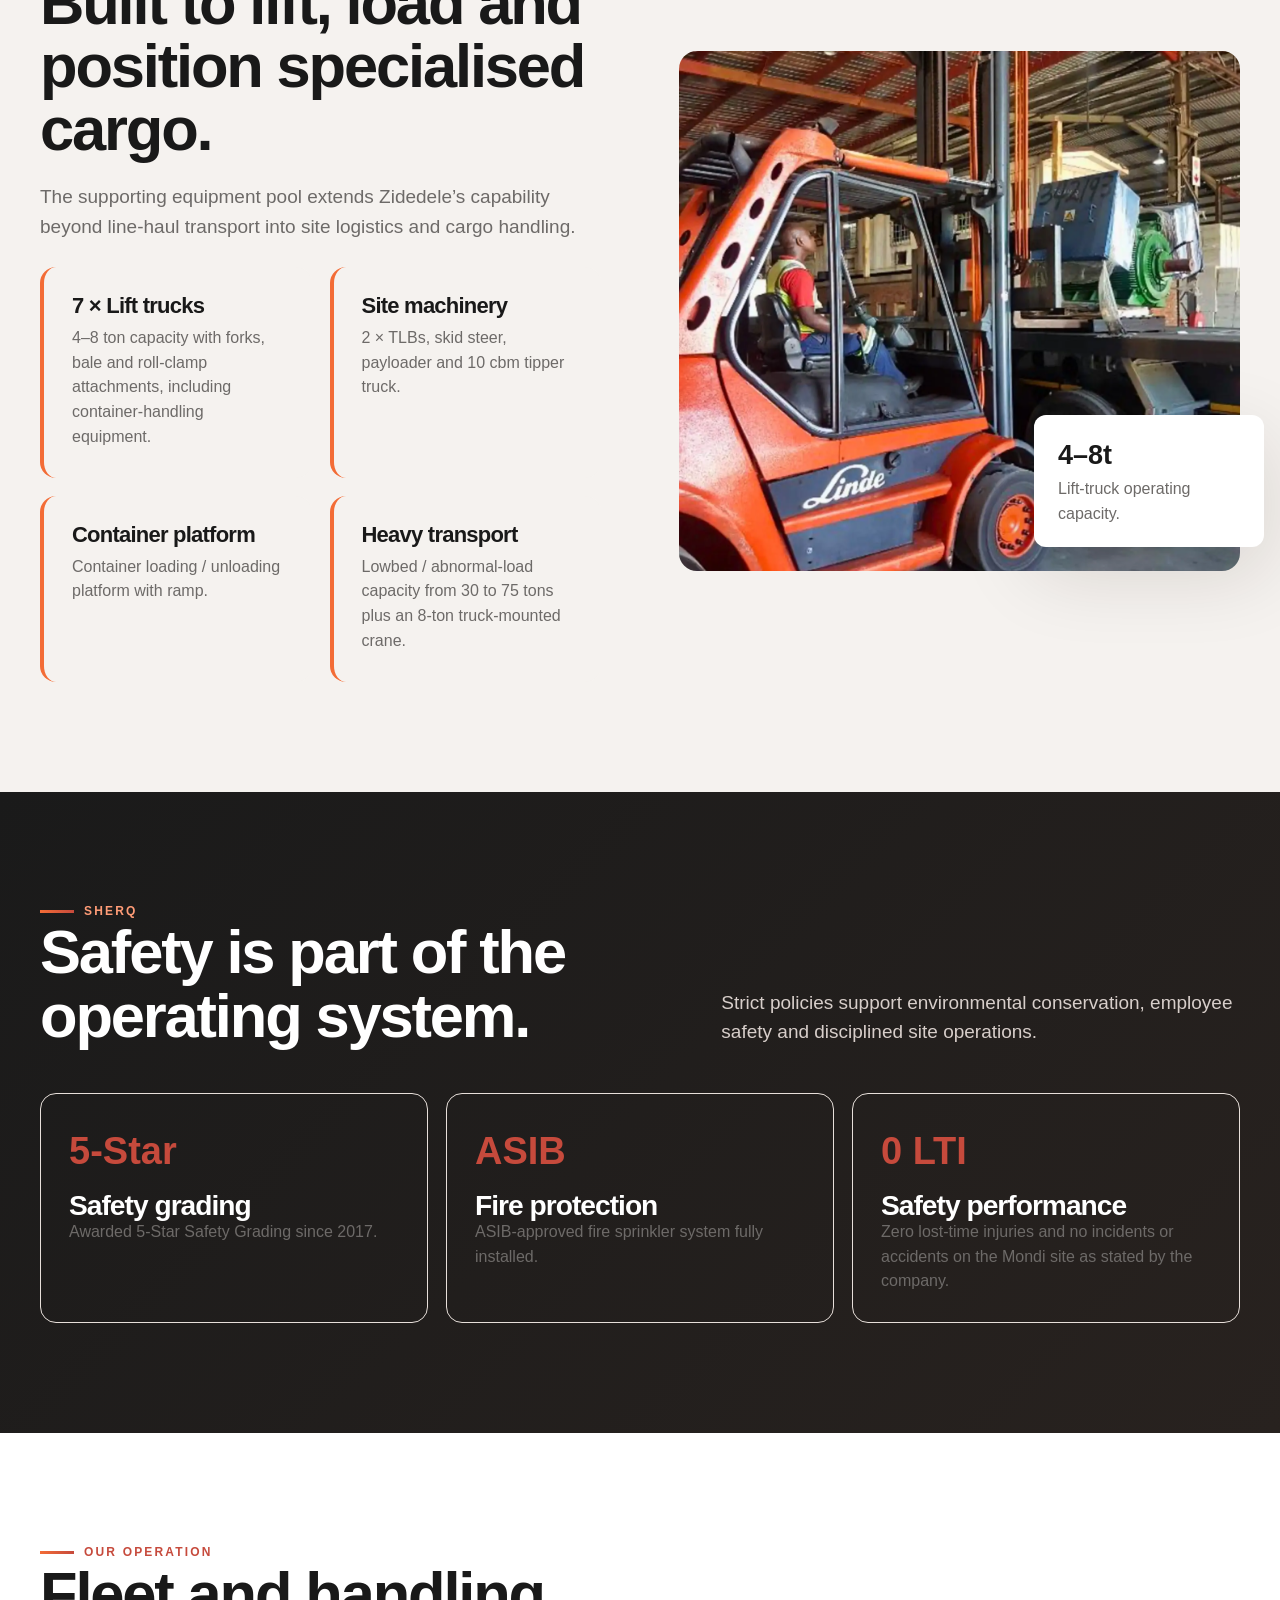
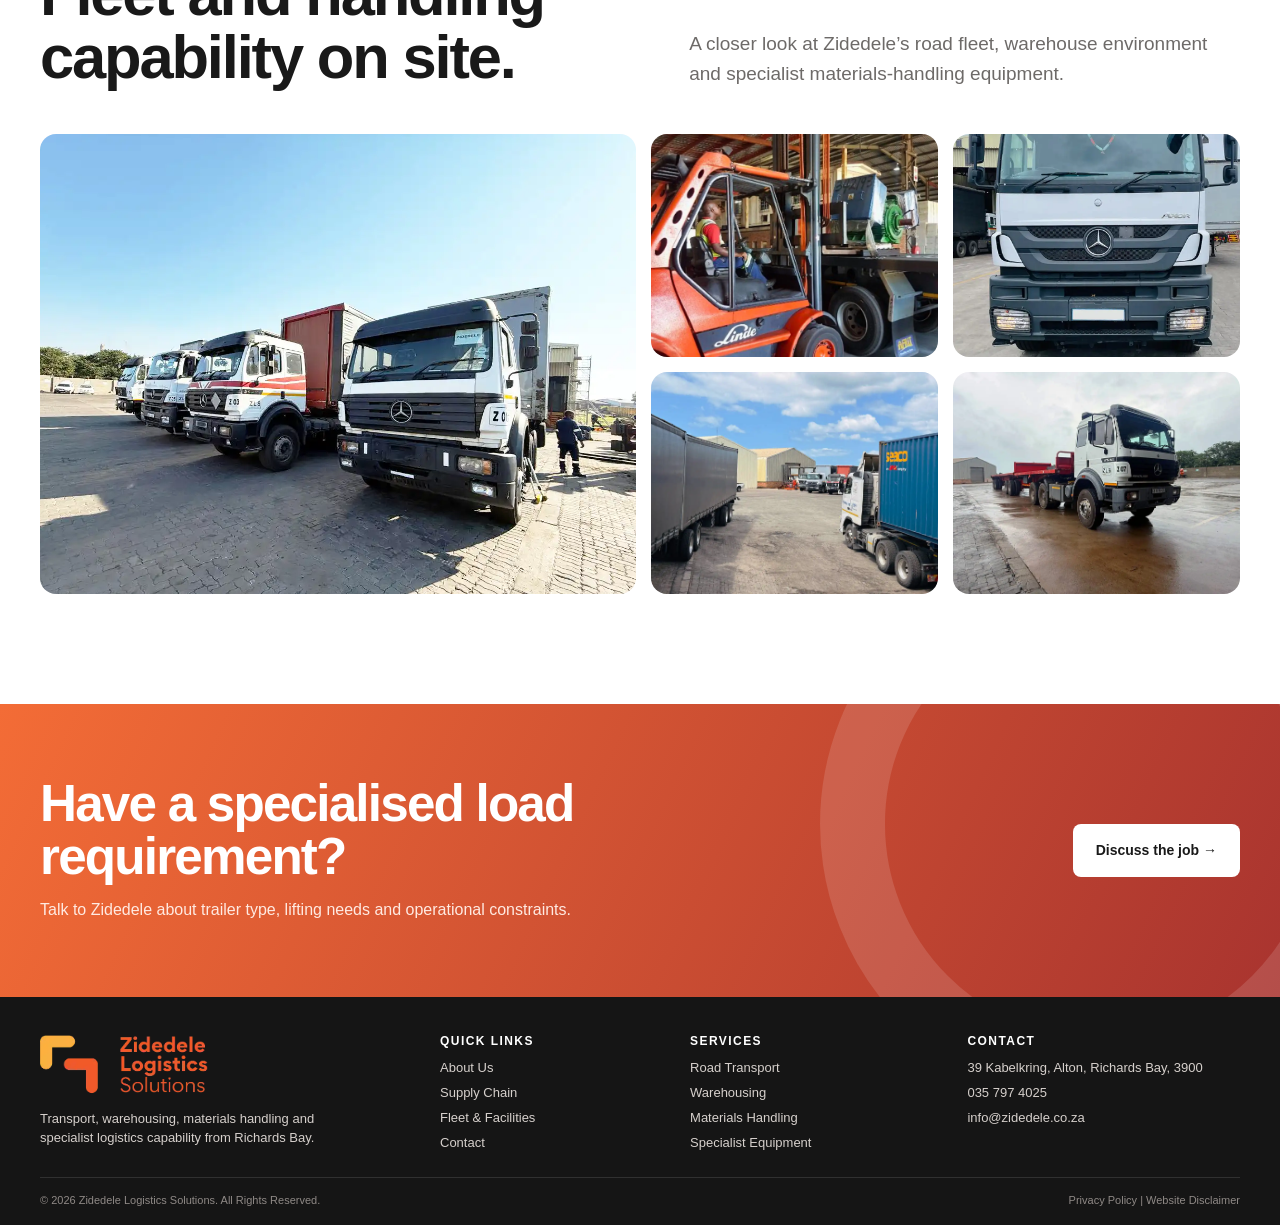
<file: fleet-facilities.html>
<!doctype html><html lang="en"><head><meta charset="utf-8"><meta name="viewport" content="width=device-width,initial-scale=1"><meta name="description" content="Explore Zidedele Logistics Solutions fleet, specialist handling equipment, facilities and SHERQ safety capabilities."><title>Fleet & Facilities | Zidedele Logistics Solutions</title><link rel="canonical" href="https://www.zidedele.co.za/fleet-facilities"><meta name="robots" content="index,follow"><meta name="theme-color" content="#e95732"><meta property="og:type" content="website"><meta property="og:site_name" content="Zidedele Logistics Solutions"><meta property="og:locale" content="en_ZA"><meta property="og:title" content="Fleet & Facilities | Zidedele Logistics Solutions"><meta property="og:description" content="Explore Zidedele Logistics Solutions fleet, specialist handling equipment, facilities and SHERQ safety capabilities."><meta property="og:url" content="https://www.zidedele.co.za/fleet-facilities"><meta property="og:image" content="https://www.zidedele.co.za/assets/images/hero-banner.webp"><meta property="og:image:width" content="1280"><meta property="og:image:height" content="720"><meta name="twitter:card" content="summary_large_image"><link rel="apple-touch-icon" href="/assets/favicon.png"><link rel="icon" href="/assets/favicon.png" type="image/png"><link rel="stylesheet" href="/assets/styles.css?v=20261118-2"></head><body>
<header class="navbar"><div class="container nav-inner"><a href="/"><img class="logo" src="/assets/logo.webp" alt="Zidedele Logistics Solutions"></a><button class="menu-btn" type="button" aria-label="Toggle navigation" aria-expanded="false">☰</button><div class="nav-actions"><nav class="nav-links"><a href="/">Home</a><a href="/about">About</a><a href="/supply-chain">Supply Chain</a><a class="active" href="/fleet-facilities">Fleet & Facilities</a><a href="/contact">Contact</a><a class="btn btn-primary" href="/contact#quote">Request a Quote</a></nav><a class="header-contact" href="tel:+27357974025" aria-label="Call Zidedele Logistics on 035 797 4025"><span class="phone-icon" aria-hidden="true">☎</span><span>035 797 4025</span></a></div></div></header>
<section class="page-hero"><div class="container"><div class="crumb">Home / Fleet & Facilities</div><h1>Fleet capacity built for industrial logistics.</h1><p>From tautliners and flat decks to abnormal-load equipment, lift trucks and container-handling infrastructure.</p></div></section>
<section class="section"><div class="container"><div class="section-head"><div><div class="eyebrow">Our fleet</div><h2>Road capacity at a glance.</h2></div><p class="lead">A mix of truck-tractor combinations and specialised trailers gives Zidedele flexibility across everyday and specialist transport requirements.</p></div><div class="fleet-grid"><div class="fleet-card reveal"><img src="/assets/images/fleet-warehouse-vehicle.webp" alt="Zidedele truck and tractor fleet" loading="lazy"><div class="body"><strong>25</strong><h3>Truck / tractor combinations</h3><p>Core road-transport capacity supporting industrial freight requirements.</p></div></div><div class="fleet-card reveal"><img src="/assets/images/hero-banner.webp" alt="Zidedele tautliner fleet" loading="lazy"><div class="body"><strong>22</strong><h3>Superlink tautliners</h3><p>Flexible enclosed trailer capacity for protected road transport.</p></div></div><div class="fleet-card reveal"><img src="/assets/images/fleet-image.webp" alt="Zidedele flat-deck truck" loading="lazy"><div class="body"><strong>3</strong><h3>Superlink flat decks</h3><p>Open-deck capability for cargo requiring flexible loading access.</p></div></div></div></div></section>
<section class="section services-bg"><div class="container split"><div class="content reveal"><div class="eyebrow">Handling equipment</div><h2>Built to lift, load and position specialised cargo.</h2><p class="lead">The supporting equipment pool extends Zidedele’s capability beyond line-haul transport into site logistics and cargo handling.</p><div class="equipment-grid"><div class="equipment"><h3>7 × Lift trucks</h3><p>4–8 ton capacity with forks, bale and roll-clamp attachments, including container-handling equipment.</p></div><div class="equipment"><h3>Site machinery</h3><p>2 × TLBs, skid steer, payloader and 10 cbm tipper truck.</p></div><div class="equipment"><h3>Container platform</h3><p>Container loading / unloading platform with ramp.</p></div><div class="equipment"><h3>Heavy transport</h3><p>Lowbed / abnormal-load capacity from 30 to 75 tons plus an 8-ton truck-mounted crane.</p></div></div></div><div class="media-frame reveal"><img src="/assets/images/fork_lift.webp" alt="Zidedele materials handling equipment" loading="lazy"><div class="media-tag"><strong>4–8t</strong><span class="muted">Lift-truck operating capacity.</span></div></div></div></section>
<section class="section band"><div class="container"><div class="section-head"><div><div class="eyebrow">SHERQ</div><h2>Safety is part of the operating system.</h2></div><p class="lead">Strict policies support environmental conservation, employee safety and disciplined site operations.</p></div><div class="sherq-grid"><div class="sherq"><div class="big">5-Star</div><h3>Safety grading</h3><p>Awarded 5-Star Safety Grading since 2017.</p></div><div class="sherq"><div class="big">ASIB</div><h3>Fire protection</h3><p>ASIB-approved fire sprinkler system fully installed.</p></div><div class="sherq"><div class="big">0 LTI</div><h3>Safety performance</h3><p>Zero lost-time injuries and no incidents or accidents on the Mondi site as stated by the company.</p></div></div></div></section>
<section class="section"><div class="container"><div class="section-head"><div><div class="eyebrow">Our operation</div><h2>Fleet and handling capability on site.</h2></div><p class="lead">A closer look at Zidedele’s road fleet, warehouse environment and specialist materials-handling equipment.</p></div><div class="photo-strip"><img src="/assets/images/fleet-warehouse-vehicle.webp" alt="Zidedele fleet" loading="lazy"><div class="stack"><img src="/assets/images/fork_lift.webp" alt="Zidedele forklift handling cargo" loading="lazy"><img src="/assets/images/fleet-warehouse.webp" alt="Zidedele warehouse and transport operation" loading="lazy"></div><div class="stack"><img src="/assets/images/truck-front.webp" alt="Zidedele truck front" loading="lazy"><img src="/assets/images/fleet-image.webp" alt="Zidedele flat-deck vehicle" loading="lazy"></div></div></div></section>
<section class="section-sm quote-band"><div class="container"><div><h2>Have a specialised load requirement?</h2><p>Talk to Zidedele about trailer type, lifting needs and operational constraints.</p></div><a class="btn btn-white" href="/contact#quote">Discuss the job →</a></div></section>
<footer class="footer"><div class="container"><div class="footer-grid"><div><img class="logo footer-logo" src="/assets/logo.webp" alt="Zidedele Logistics Solutions"><p>Transport, warehousing, materials handling and specialist logistics capability from Richards Bay.</p></div><div><h4>Quick Links</h4><div class="footer-links"><a href="/about">About Us</a><a href="/supply-chain">Supply Chain</a><a href="/fleet-facilities">Fleet &amp; Facilities</a><a href="/contact">Contact</a></div></div><div><h4>Services</h4><div class="footer-links"><a href="/supply-chain#transport">Road Transport</a><a href="/supply-chain#warehousing">Warehousing</a><a href="/supply-chain#handling">Materials Handling</a><a href="/fleet-facilities">Specialist Equipment</a></div></div><div><h4>Contact</h4><div class="footer-links"><span>39 Kabelkring, Alton, Richards Bay, 3900</span><a href="tel:+27357974025">035 797 4025</a><a href="mailto:info@zidedele.co.za">info@zidedele.co.za</a></div></div></div><div class="footer-note"><span>© 2026 Zidedele Logistics Solutions. All Rights Reserved.</span><div><a href="/privacy-policy">Privacy Policy</a><span aria-hidden="true"> | </span><a href="/website-disclaimer">Website Disclaimer</a></div></div></div></footer><script src="/assets/site.js?v=20261118-2"></script></body></html>
</file>
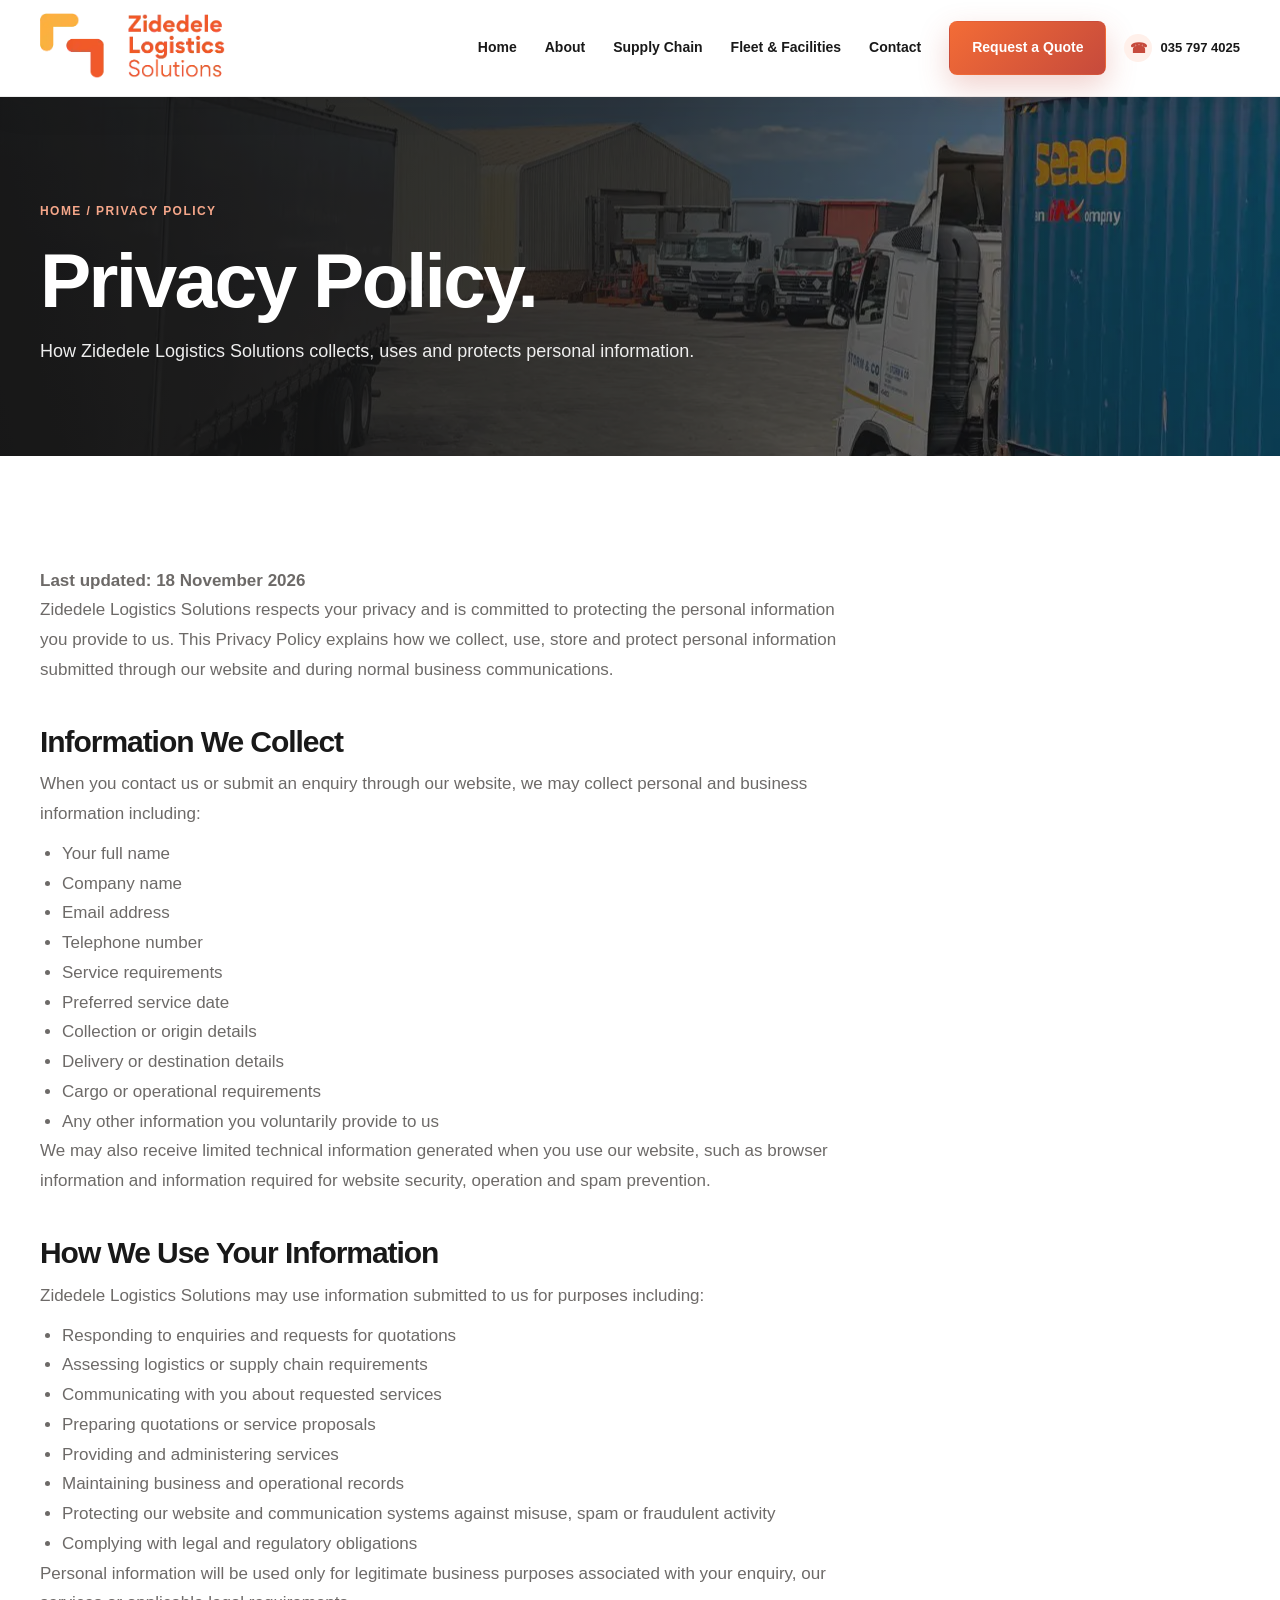
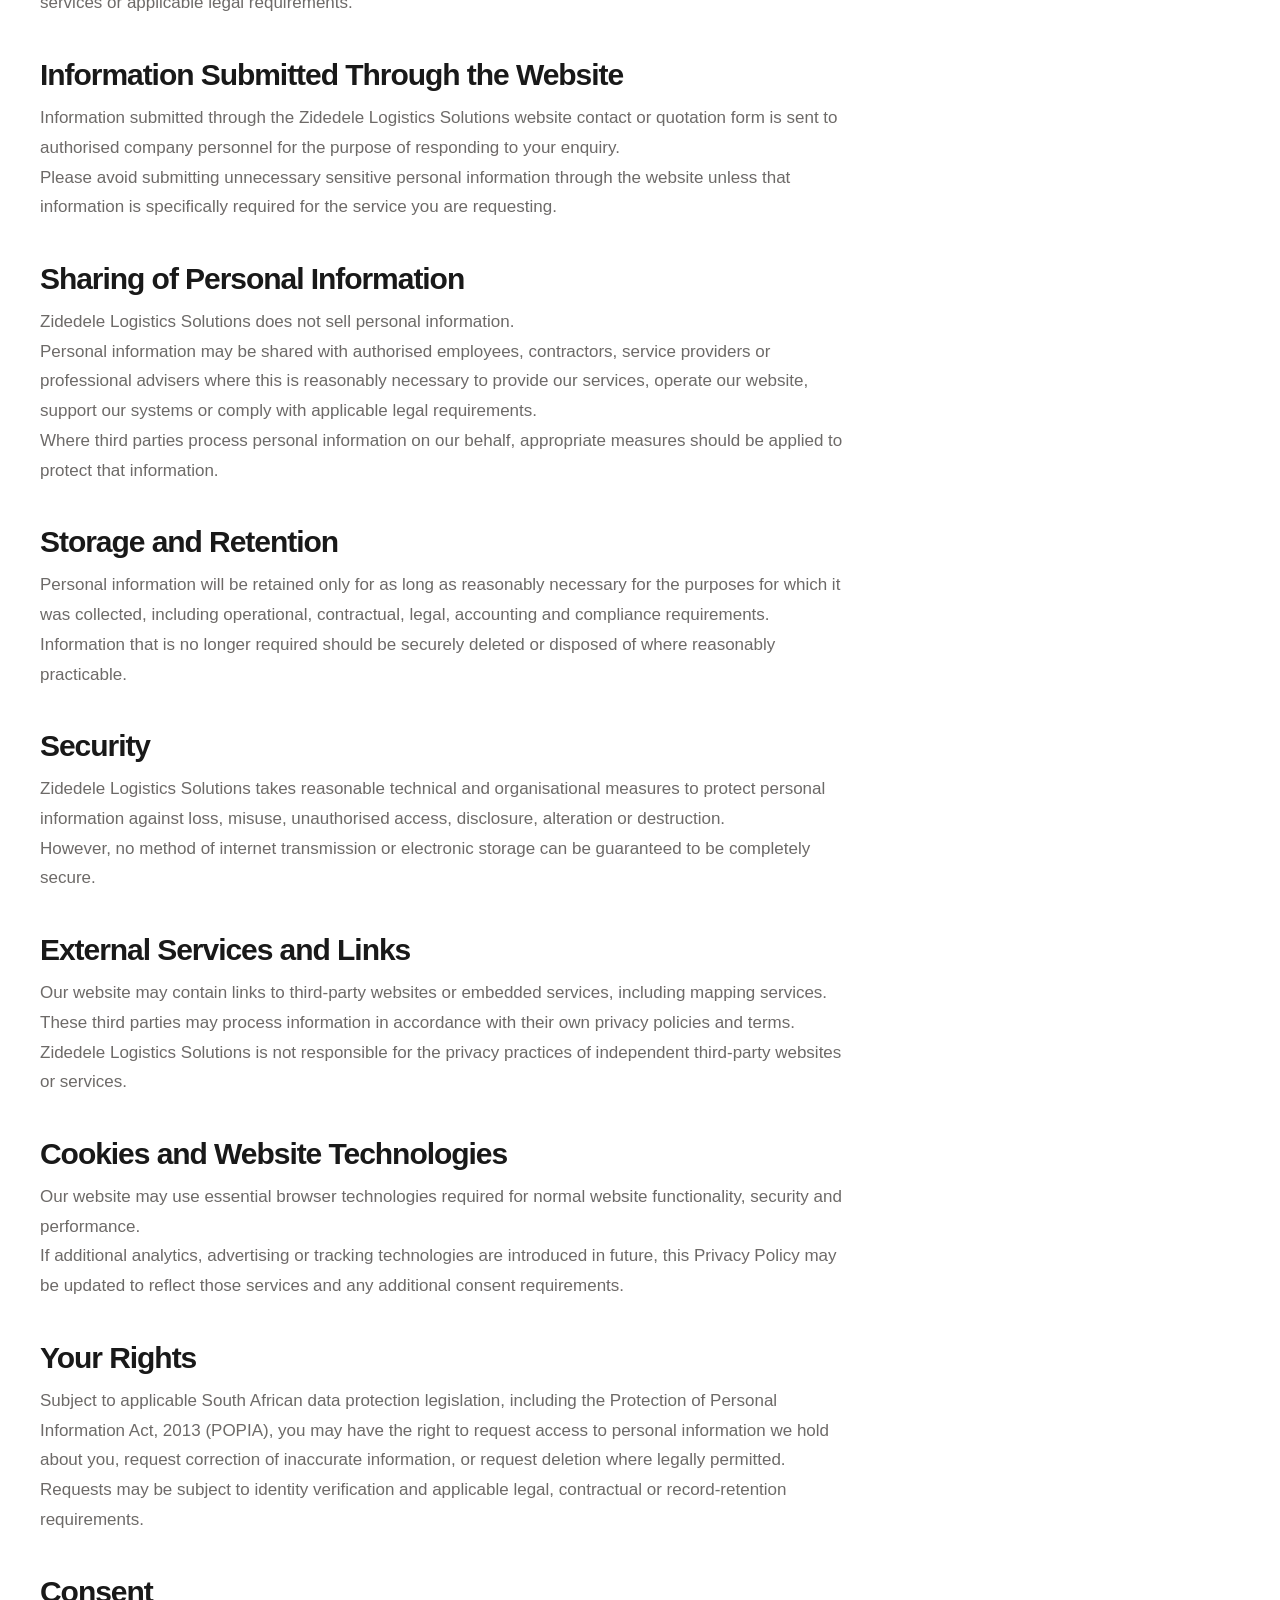
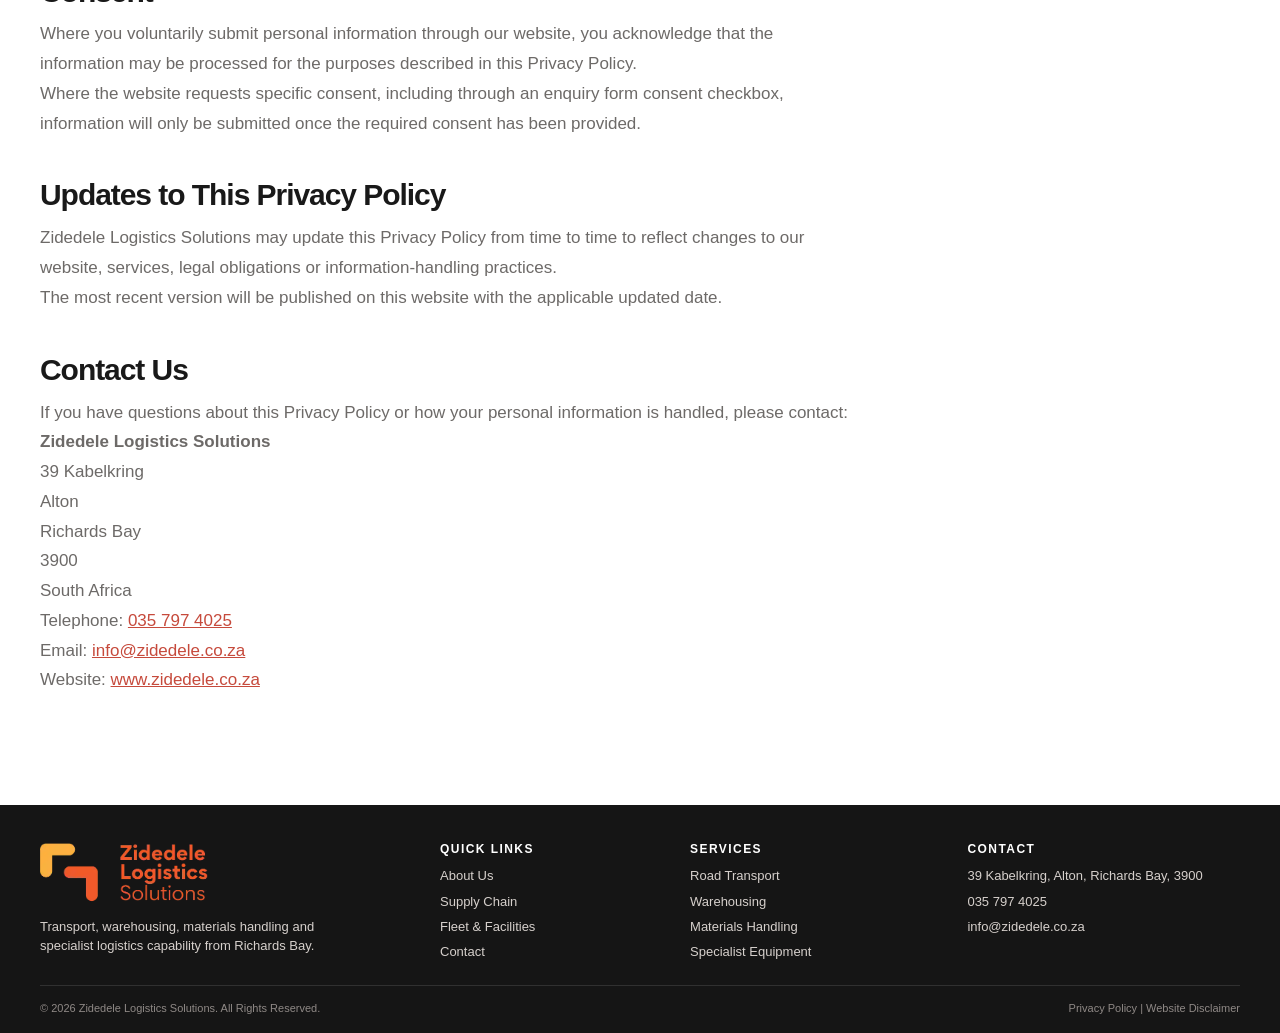
<file: privacy-policy.html>
<!doctype html>
<html lang="en">
<head>
  <meta charset="utf-8">
  <meta name="viewport" content="width=device-width,initial-scale=1">

  <meta
    name="description"
    content="Privacy Policy for Zidedele Logistics Solutions explaining how personal information is collected, used, stored and protected in accordance with applicable South African data protection requirements."
  >

  <title>Privacy Policy | Zidedele Logistics Solutions</title>

  <link rel="canonical" href="https://www.zidedele.co.za/privacy-policy">

  <meta name="robots" content="index,follow">
  <meta name="theme-color" content="#e95732">

  <meta property="og:type" content="website">
  <meta property="og:site_name" content="Zidedele Logistics Solutions">
  <meta property="og:locale" content="en_ZA">
  <meta property="og:title" content="Privacy Policy | Zidedele Logistics Solutions">
  <meta
    property="og:description"
    content="Learn how Zidedele Logistics Solutions collects, uses, stores and protects personal information."
  >
  <meta property="og:url" content="https://www.zidedele.co.za/privacy-policy">
  <meta property="og:image" content="https://www.zidedele.co.za/assets/images/hero-banner.webp">
  <meta property="og:image:width" content="1280">
  <meta property="og:image:height" content="720">

  <meta name="twitter:card" content="summary_large_image">

  <link rel="apple-touch-icon" href="/assets/favicon.png">
  <link rel="icon" href="/assets/favicon.png" type="image/png">

  <link rel="stylesheet" href="/assets/styles.css?v=20261118-2">
</head>

<body>

<header class="navbar">
  <div class="container nav-inner">

    <a href="/">
      <img
        class="logo"
        src="/assets/logo.webp"
        alt="Zidedele Logistics Solutions"
      >
    </a>

    <button
      class="menu-btn"
      type="button"
      aria-label="Toggle navigation"
      aria-expanded="false"
    >
      ☰
    </button>

    <div class="nav-actions">

      <nav class="nav-links">
        <a href="/">Home</a>
        <a href="/about">About</a>
        <a href="/supply-chain">Supply Chain</a>
        <a href="/fleet-facilities">Fleet &amp; Facilities</a>
        <a href="/contact">Contact</a>
        <a class="btn btn-primary" href="/contact#quote">Request a Quote</a>
      </nav>

      <a
        class="header-contact"
        href="tel:+27357974025"
        aria-label="Call Zidedele Logistics on 035 797 4025"
      >
        <span class="phone-icon" aria-hidden="true">☎</span>
        <span>035 797 4025</span>
      </a>

    </div>
  </div>
</header>


<section class="page-hero">
  <div class="container">
    <div class="crumb">Home / Privacy Policy</div>

    <h1>Privacy Policy.</h1>

    <p>
      How Zidedele Logistics Solutions collects, uses and protects
      personal information.
    </p>
  </div>
</section>


<section class="section">
  <div class="container">

    <div class="legal">

      <p>
        <strong>Last updated: 18 November 2026</strong>
      </p>

      <p>
        Zidedele Logistics Solutions respects your privacy and is committed
        to protecting the personal information you provide to us. This Privacy
        Policy explains how we collect, use, store and protect personal
        information submitted through our website and during normal business
        communications.
      </p>


      <h2>Information We Collect</h2>

      <p>
        When you contact us or submit an enquiry through our website, we may
        collect personal and business information including:
      </p>

      <ul>
        <li>Your full name</li>
        <li>Company name</li>
        <li>Email address</li>
        <li>Telephone number</li>
        <li>Service requirements</li>
        <li>Preferred service date</li>
        <li>Collection or origin details</li>
        <li>Delivery or destination details</li>
        <li>Cargo or operational requirements</li>
        <li>Any other information you voluntarily provide to us</li>
      </ul>

      <p>
        We may also receive limited technical information generated when you
        use our website, such as browser information and information required
        for website security, operation and spam prevention.
      </p>


      <h2>How We Use Your Information</h2>

      <p>
        Zidedele Logistics Solutions may use information submitted to us for
        purposes including:
      </p>

      <ul>
        <li>Responding to enquiries and requests for quotations</li>
        <li>Assessing logistics or supply chain requirements</li>
        <li>Communicating with you about requested services</li>
        <li>Preparing quotations or service proposals</li>
        <li>Providing and administering services</li>
        <li>Maintaining business and operational records</li>
        <li>
          Protecting our website and communication systems against misuse,
          spam or fraudulent activity
        </li>
        <li>Complying with legal and regulatory obligations</li>
      </ul>

      <p>
        Personal information will be used only for legitimate business
        purposes associated with your enquiry, our services or applicable
        legal requirements.
      </p>


      <h2>Information Submitted Through the Website</h2>

      <p>
        Information submitted through the Zidedele Logistics Solutions
        website contact or quotation form is sent to authorised company
        personnel for the purpose of responding to your enquiry.
      </p>

      <p>
        Please avoid submitting unnecessary sensitive personal information
        through the website unless that information is specifically required
        for the service you are requesting.
      </p>


      <h2>Sharing of Personal Information</h2>

      <p>
        Zidedele Logistics Solutions does not sell personal information.
      </p>

      <p>
        Personal information may be shared with authorised employees,
        contractors, service providers or professional advisers where this is
        reasonably necessary to provide our services, operate our website,
        support our systems or comply with applicable legal requirements.
      </p>

      <p>
        Where third parties process personal information on our behalf,
        appropriate measures should be applied to protect that information.
      </p>


      <h2>Storage and Retention</h2>

      <p>
        Personal information will be retained only for as long as reasonably
        necessary for the purposes for which it was collected, including
        operational, contractual, legal, accounting and compliance
        requirements.
      </p>

      <p>
        Information that is no longer required should be securely deleted or
        disposed of where reasonably practicable.
      </p>


      <h2>Security</h2>

      <p>
        Zidedele Logistics Solutions takes reasonable technical and
        organisational measures to protect personal information against loss,
        misuse, unauthorised access, disclosure, alteration or destruction.
      </p>

      <p>
        However, no method of internet transmission or electronic storage can
        be guaranteed to be completely secure.
      </p>


      <h2>External Services and Links</h2>

      <p>
        Our website may contain links to third-party websites or embedded
        services, including mapping services.
      </p>

      <p>
        These third parties may process information in accordance with their
        own privacy policies and terms. Zidedele Logistics Solutions is not
        responsible for the privacy practices of independent third-party
        websites or services.
      </p>


      <h2>Cookies and Website Technologies</h2>

      <p>
        Our website may use essential browser technologies required for
        normal website functionality, security and performance.
      </p>

      <p>
        If additional analytics, advertising or tracking technologies are
        introduced in future, this Privacy Policy may be updated to reflect
        those services and any additional consent requirements.
      </p>


      <h2>Your Rights</h2>

      <p>
        Subject to applicable South African data protection legislation,
        including the Protection of Personal Information Act, 2013 (POPIA),
        you may have the right to request access to personal information we
        hold about you, request correction of inaccurate information, or
        request deletion where legally permitted.
      </p>

      <p>
        Requests may be subject to identity verification and applicable legal,
        contractual or record-retention requirements.
      </p>


      <h2>Consent</h2>

      <p>
        Where you voluntarily submit personal information through our website,
        you acknowledge that the information may be processed for the purposes
        described in this Privacy Policy.
      </p>

      <p>
        Where the website requests specific consent, including through an
        enquiry form consent checkbox, information will only be submitted once
        the required consent has been provided.
      </p>


      <h2>Updates to This Privacy Policy</h2>

      <p>
        Zidedele Logistics Solutions may update this Privacy Policy from time
        to time to reflect changes to our website, services, legal obligations
        or information-handling practices.
      </p>

      <p>
        The most recent version will be published on this website with the
        applicable updated date.
      </p>


      <h2>Contact Us</h2>

      <p>
        If you have questions about this Privacy Policy or how your personal
        information is handled, please contact:
      </p>

      <p>
        <strong>Zidedele Logistics Solutions</strong><br>
        39 Kabelkring<br>
        Alton<br>
        Richards Bay<br>
        3900<br>
        South Africa
      </p>

      <p>
        Telephone:
        <a href="tel:+27357974025">035 797 4025</a>
      </p>

      <p>
        Email:
        <a href="mailto:info@zidedele.co.za">info@zidedele.co.za</a>
      </p>

      <p>
        Website:
        <a href="/">www.zidedele.co.za</a>
      </p>

    </div>

  </div>
</section>


<footer class="footer">
  <div class="container">

    <div class="footer-grid">

      <div>
        <img
          class="logo footer-logo"
          src="/assets/logo.webp"
          alt="Zidedele Logistics Solutions"
        >

        <p>
          Transport, warehousing, materials handling and specialist logistics
          capability from Richards Bay.
        </p>
      </div>


      <div>
        <h4>Quick Links</h4>

        <div class="footer-links">
          <a href="/about">About Us</a>
          <a href="/supply-chain">Supply Chain</a>
          <a href="/fleet-facilities">Fleet &amp; Facilities</a>
          <a href="/contact">Contact</a>
        </div>
      </div>


      <div>
        <h4>Services</h4>

        <div class="footer-links">
          <a href="/supply-chain#transport">Road Transport</a>
          <a href="/supply-chain#warehousing">Warehousing</a>
          <a href="/supply-chain#handling">Materials Handling</a>
          <a href="/fleet-facilities">Specialist Equipment</a>
        </div>
      </div>


      <div>
        <h4>Contact</h4>

        <div class="footer-links">
          <span>39 Kabelkring, Alton, Richards Bay, 3900</span>
          <a href="tel:+27357974025">035 797 4025</a>
          <a href="mailto:info@zidedele.co.za">info@zidedele.co.za</a>
        </div>
      </div>

    </div>


    <div class="footer-note">

      <span>
        © 2026 Zidedele Logistics Solutions. All Rights Reserved.
      </span>

      <div>
        <a href="/privacy-policy">Privacy Policy</a>
        <span aria-hidden="true"> | </span>
        <a href="/website-disclaimer">Website Disclaimer</a>
      </div>

    </div>

  </div>
</footer>


<script src="/assets/site.js?v=20261118-2"></script>

</body>
</html>
</file>
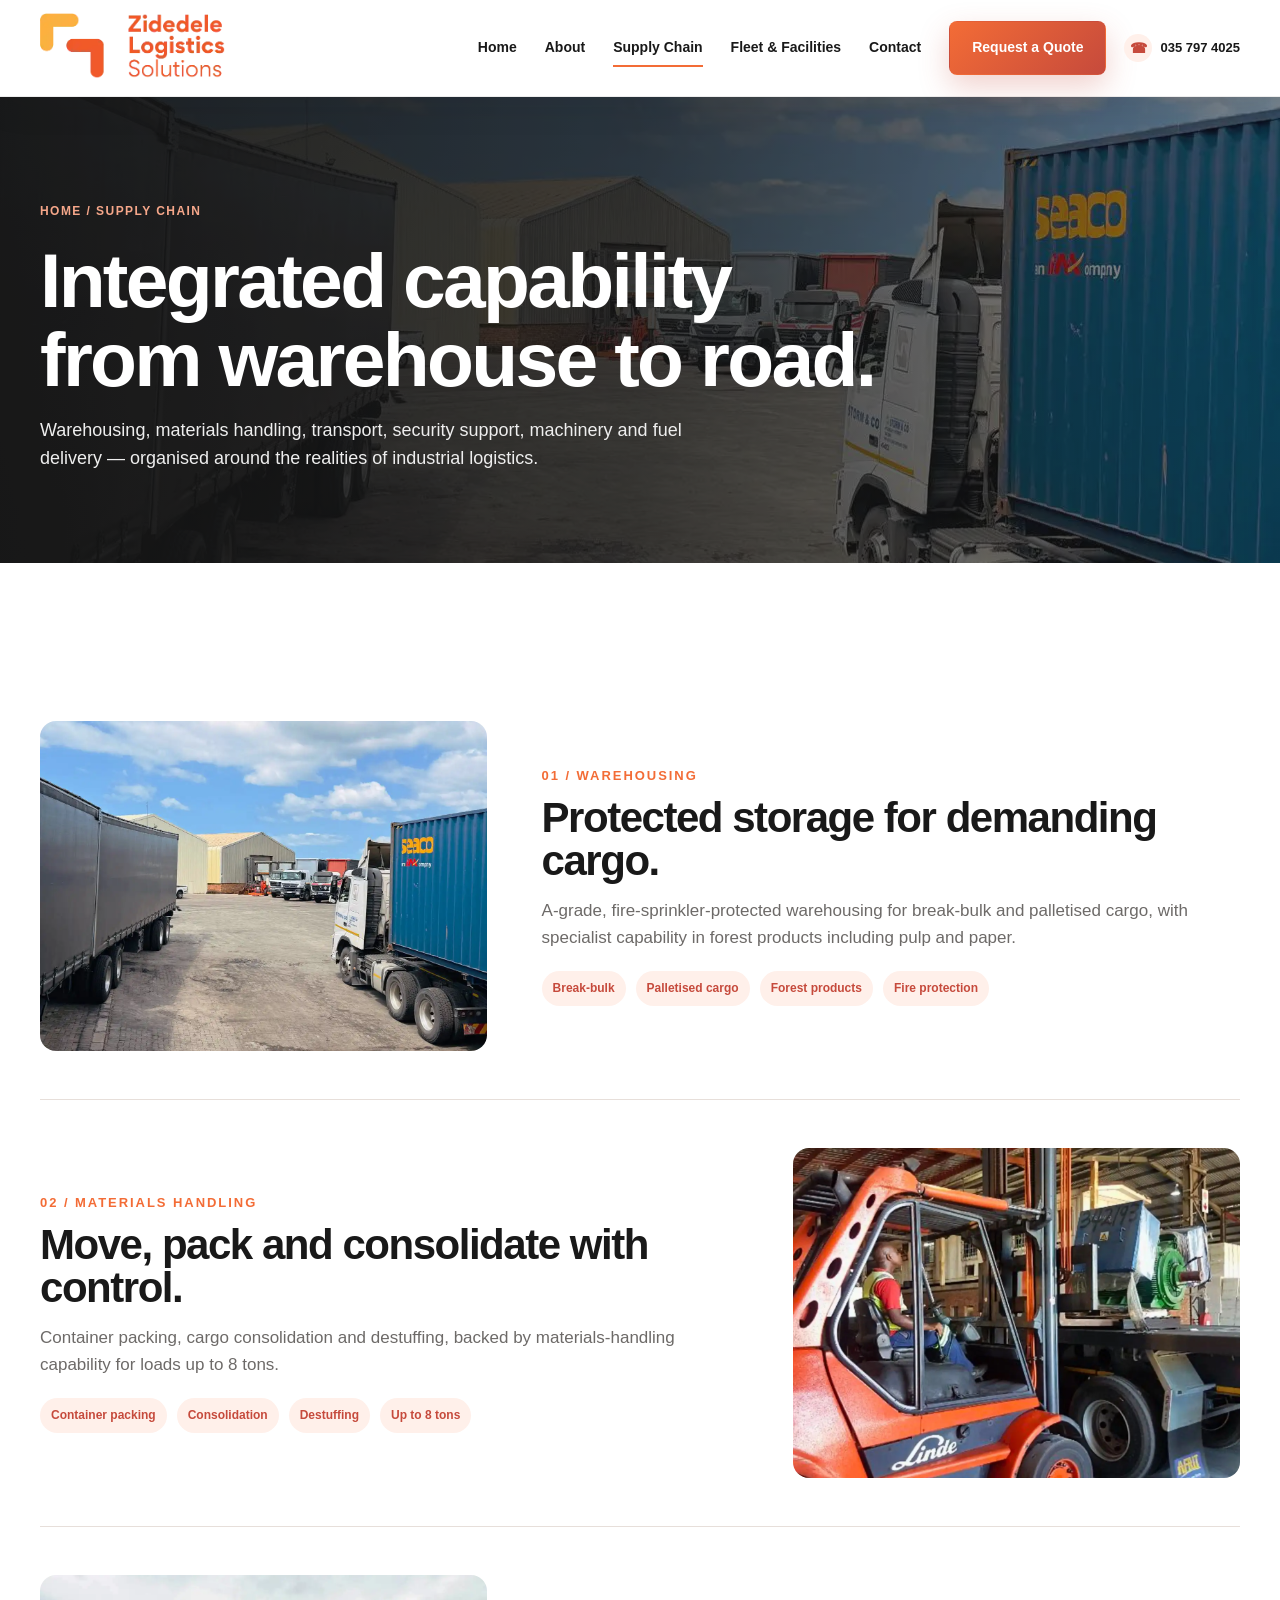
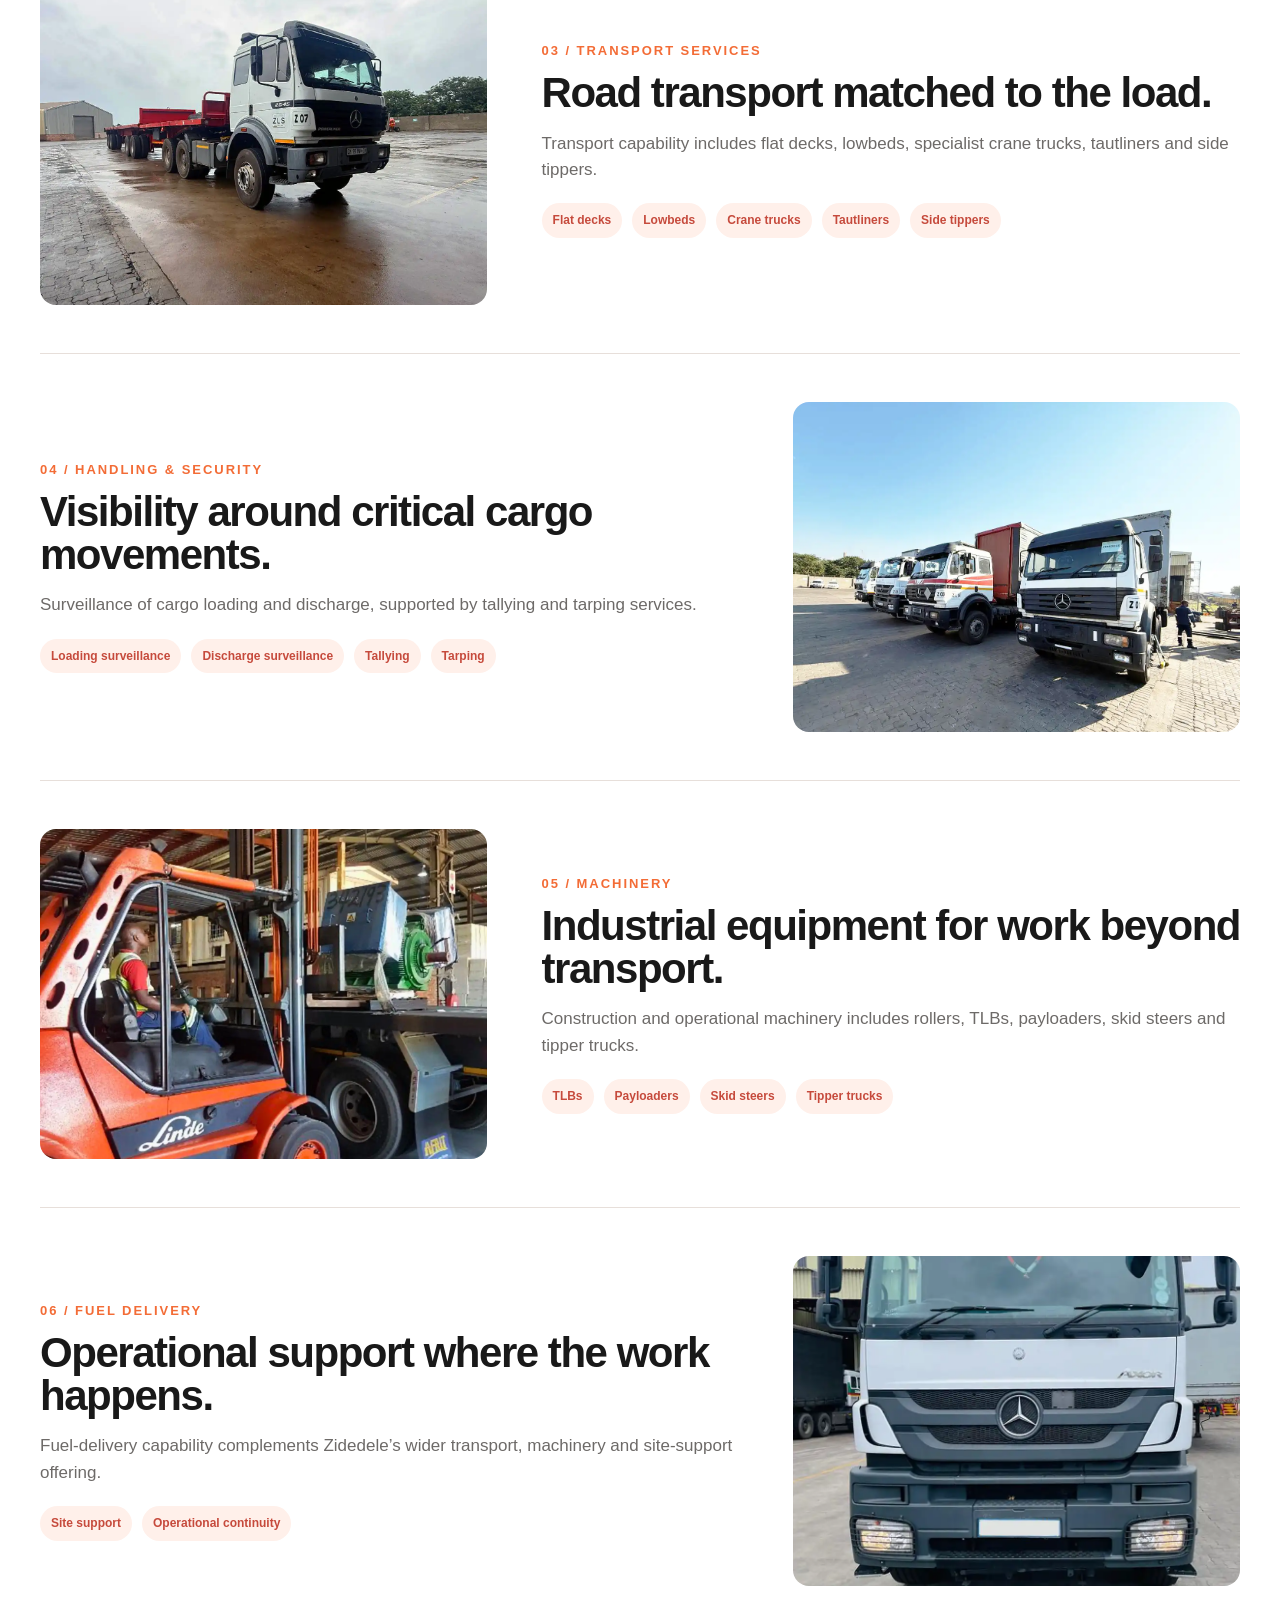
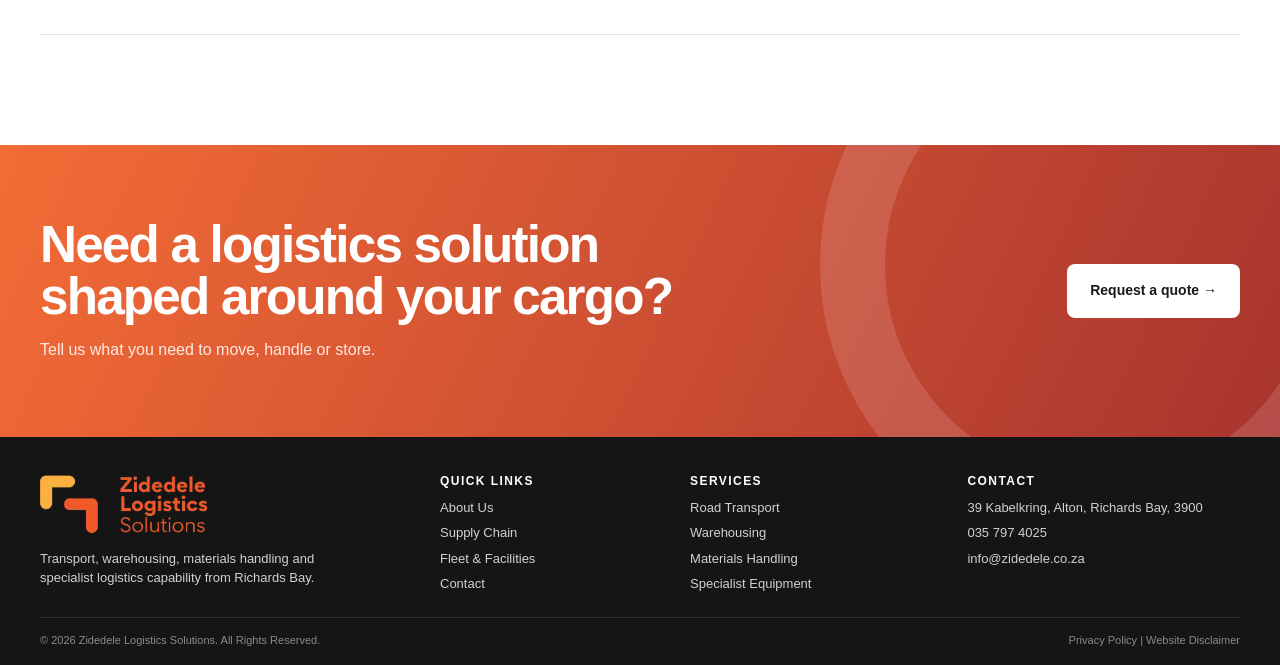
<file: supply-chain.html>
<!doctype html><html lang="en"><head><meta charset="utf-8"><meta name="viewport" content="width=device-width,initial-scale=1"><meta name="description" content="Explore Zidedele Logistics Solutions warehousing, materials handling, road transport, handling and security, machinery and fuel delivery capabilities."><title>Supply Chain | Zidedele Logistics Solutions</title><link rel="canonical" href="https://www.zidedele.co.za/supply-chain"><meta name="robots" content="index,follow"><meta name="theme-color" content="#e95732"><meta property="og:type" content="website"><meta property="og:site_name" content="Zidedele Logistics Solutions"><meta property="og:locale" content="en_ZA"><meta property="og:title" content="Supply Chain | Zidedele Logistics Solutions"><meta property="og:description" content="Explore Zidedele Logistics Solutions warehousing, materials handling, road transport, handling and security, machinery and fuel delivery capabilities."><meta property="og:url" content="https://www.zidedele.co.za/supply-chain"><meta property="og:image" content="https://www.zidedele.co.za/assets/images/hero-banner.webp"><meta property="og:image:width" content="1280"><meta property="og:image:height" content="720"><meta name="twitter:card" content="summary_large_image"><link rel="apple-touch-icon" href="/assets/favicon.png"><link rel="icon" href="/assets/favicon.png" type="image/png"><link rel="stylesheet" href="/assets/styles.css?v=20261118-2"></head><body>
<header class="navbar"><div class="container nav-inner"><a href="/"><img class="logo" src="/assets/logo.webp" alt="Zidedele Logistics Solutions"></a><button class="menu-btn" type="button" aria-label="Toggle navigation" aria-expanded="false">☰</button><div class="nav-actions"><nav class="nav-links"><a href="/">Home</a><a href="/about">About</a><a class="active" href="/supply-chain">Supply Chain</a><a href="/fleet-facilities">Fleet & Facilities</a><a href="/contact">Contact</a><a class="btn btn-primary" href="/contact#quote">Request a Quote</a></nav><a class="header-contact" href="tel:+27357974025" aria-label="Call Zidedele Logistics on 035 797 4025"><span class="phone-icon" aria-hidden="true">☎</span><span>035 797 4025</span></a></div></div></header>
<section class="page-hero"><div class="container"><div class="crumb">Home / Supply Chain</div><h1>Integrated capability from warehouse to road.</h1><p>Warehousing, materials handling, transport, security support, machinery and fuel delivery — organised around the realities of industrial logistics.</p></div></section>
<section class="section"><div class="container"><div class="service-row" id="warehousing"><div class="service-image reveal"><img src="/assets/images/fleet-warehouse.webp" alt="Zidedele warehousing and fleet operation" loading="lazy"></div><div class="service-copy reveal"><div class="service-num">01 / WAREHOUSING</div><h2>Protected storage for demanding cargo.</h2><p>A-grade, fire-sprinkler-protected warehousing for break-bulk and palletised cargo, with specialist capability in forest products including pulp and paper.</p><div class="bullet-line"><span class="pill">Break-bulk</span><span class="pill">Palletised cargo</span><span class="pill">Forest products</span><span class="pill">Fire protection</span></div></div></div>
<div class="service-row" id="handling"><div class="service-image reveal"><img src="/assets/images/fork_lift.webp" alt="Zidedele materials handling with forklift" loading="lazy"></div><div class="service-copy reveal"><div class="service-num">02 / MATERIALS HANDLING</div><h2>Move, pack and consolidate with control.</h2><p>Container packing, cargo consolidation and destuffing, backed by materials-handling capability for loads up to 8 tons.</p><div class="bullet-line"><span class="pill">Container packing</span><span class="pill">Consolidation</span><span class="pill">Destuffing</span><span class="pill">Up to 8 tons</span></div></div></div>
<div class="service-row" id="transport"><div class="service-image reveal"><img src="/assets/images/fleet-image.webp" alt="Zidedele road transport vehicle" loading="lazy"></div><div class="service-copy reveal"><div class="service-num">03 / TRANSPORT SERVICES</div><h2>Road transport matched to the load.</h2><p>Transport capability includes flat decks, lowbeds, specialist crane trucks, tautliners and side tippers.</p><div class="bullet-line"><span class="pill">Flat decks</span><span class="pill">Lowbeds</span><span class="pill">Crane trucks</span><span class="pill">Tautliners</span><span class="pill">Side tippers</span></div></div></div>
<div class="service-row" id="security"><div class="service-image reveal"><img src="/assets/images/fleet-warehouse-vehicle.webp" alt="Zidedele cargo and fleet operation" loading="lazy"></div><div class="service-copy reveal"><div class="service-num">04 / HANDLING & SECURITY</div><h2>Visibility around critical cargo movements.</h2><p>Surveillance of cargo loading and discharge, supported by tallying and tarping services.</p><div class="bullet-line"><span class="pill">Loading surveillance</span><span class="pill">Discharge surveillance</span><span class="pill">Tallying</span><span class="pill">Tarping</span></div></div></div>
<div class="service-row" id="machinery"><div class="service-image reveal"><img src="/assets/images/fork_lift.webp" alt="Zidedele handling machinery" loading="lazy"></div><div class="service-copy reveal"><div class="service-num">05 / MACHINERY</div><h2>Industrial equipment for work beyond transport.</h2><p>Construction and operational machinery includes rollers, TLBs, payloaders, skid steers and tipper trucks.</p><div class="bullet-line"><span class="pill">TLBs</span><span class="pill">Payloaders</span><span class="pill">Skid steers</span><span class="pill">Tipper trucks</span></div></div></div>
<div class="service-row" id="fuel"><div class="service-image reveal"><img src="/assets/images/truck-front.webp" alt="Zidedele transport vehicle" loading="lazy"></div><div class="service-copy reveal"><div class="service-num">06 / FUEL DELIVERY</div><h2>Operational support where the work happens.</h2><p>Fuel-delivery capability complements Zidedele’s wider transport, machinery and site-support offering.</p><div class="bullet-line"><span class="pill">Site support</span><span class="pill">Operational continuity</span></div></div></div></div></section>
<section class="section-sm quote-band"><div class="container"><div><h2>Need a logistics solution shaped around your cargo?</h2><p>Tell us what you need to move, handle or store.</p></div><a class="btn btn-white" href="/contact#quote">Request a quote →</a></div></section>
<footer class="footer"><div class="container"><div class="footer-grid"><div><img class="logo footer-logo" src="/assets/logo.webp" alt="Zidedele Logistics Solutions"><p>Transport, warehousing, materials handling and specialist logistics capability from Richards Bay.</p></div><div><h4>Quick Links</h4><div class="footer-links"><a href="/about">About Us</a><a href="/supply-chain">Supply Chain</a><a href="/fleet-facilities">Fleet &amp; Facilities</a><a href="/contact">Contact</a></div></div><div><h4>Services</h4><div class="footer-links"><a href="/supply-chain#transport">Road Transport</a><a href="/supply-chain#warehousing">Warehousing</a><a href="/supply-chain#handling">Materials Handling</a><a href="/fleet-facilities">Specialist Equipment</a></div></div><div><h4>Contact</h4><div class="footer-links"><span>39 Kabelkring, Alton, Richards Bay, 3900</span><a href="tel:+27357974025">035 797 4025</a><a href="mailto:info@zidedele.co.za">info@zidedele.co.za</a></div></div></div><div class="footer-note"><span>© 2026 Zidedele Logistics Solutions. All Rights Reserved.</span><div><a href="/privacy-policy">Privacy Policy</a><span aria-hidden="true"> | </span><a href="/website-disclaimer">Website Disclaimer</a></div></div></div></footer><script src="/assets/site.js?v=20261118-2"></script></body></html>
</file>
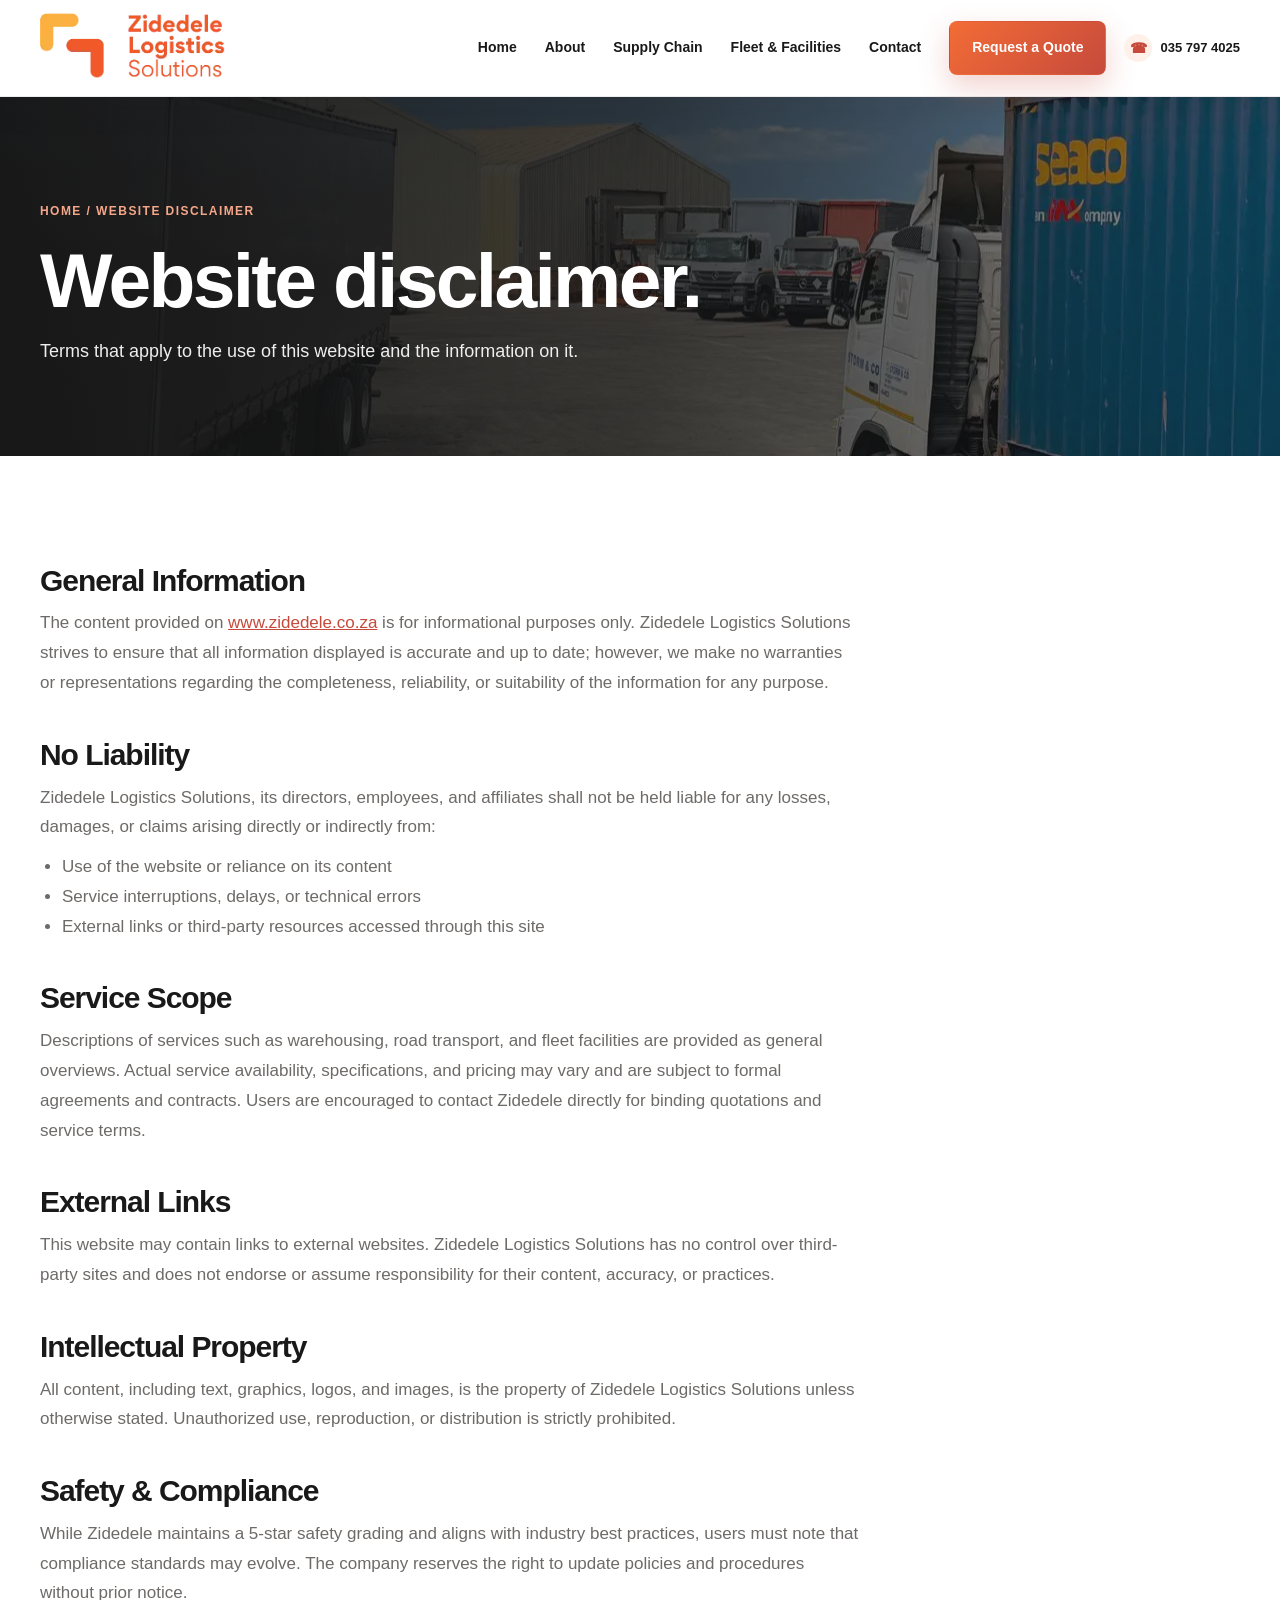
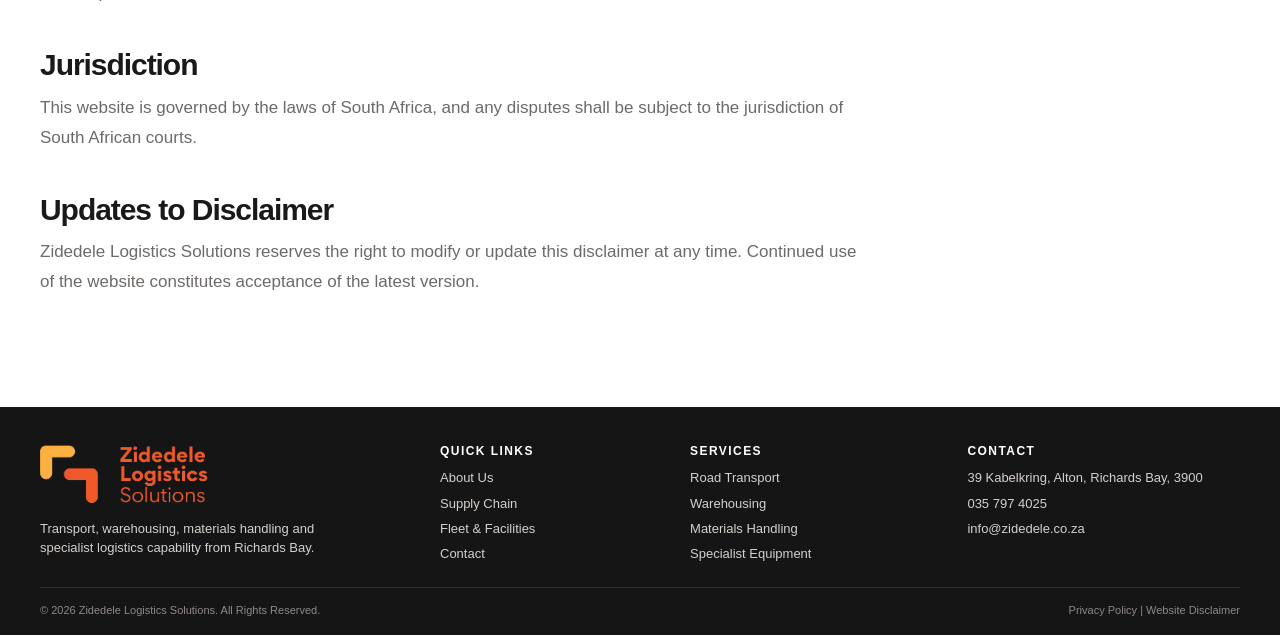
<file: website-disclaimer.html>
<!doctype html><html lang="en"><head><meta charset="utf-8"><meta name="viewport" content="width=device-width,initial-scale=1"><meta name="description" content="Website disclaimer for Zidedele Logistics Solutions: general information, liability, service scope, external links, intellectual property and jurisdiction."><title>Website Disclaimer | Zidedele Logistics Solutions</title><link rel="canonical" href="https://www.zidedele.co.za/website-disclaimer"><meta name="robots" content="index,follow"><meta name="theme-color" content="#e95732"><meta property="og:type" content="website"><meta property="og:site_name" content="Zidedele Logistics Solutions"><meta property="og:locale" content="en_ZA"><meta property="og:title" content="Website Disclaimer | Zidedele Logistics Solutions"><meta property="og:description" content="Website disclaimer for Zidedele Logistics Solutions: general information, liability, service scope, external links, intellectual property and jurisdiction."><meta property="og:url" content="https://www.zidedele.co.za/website-disclaimer"><meta property="og:image" content="https://www.zidedele.co.za/assets/images/hero-banner.webp"><meta property="og:image:width" content="1280"><meta property="og:image:height" content="720"><meta name="twitter:card" content="summary_large_image"><link rel="apple-touch-icon" href="/assets/favicon.png"><link rel="icon" href="/assets/favicon.png" type="image/png"><link rel="stylesheet" href="/assets/styles.css?v=20261118-2"></head><body>
<header class="navbar"><div class="container nav-inner"><a href="/"><img class="logo" src="/assets/logo.webp" alt="Zidedele"></a><button class="menu-btn" type="button" aria-label="Toggle navigation" aria-expanded="false">☰</button><div class="nav-actions"><nav class="nav-links"><a href="/">Home</a><a href="/about">About</a><a href="/supply-chain">Supply Chain</a><a href="/fleet-facilities">Fleet & Facilities</a><a href="/contact">Contact</a><a class="btn btn-primary" href="/contact#quote">Request a Quote</a></nav><a class="header-contact" href="tel:+27357974025" aria-label="Call Zidedele Logistics on 035 797 4025"><span class="phone-icon" aria-hidden="true">☎</span><span>035 797 4025</span></a></div></div></header><section class="page-hero"><div class="container"><div class="crumb">Home / Website Disclaimer</div><h1>Website disclaimer.</h1><p>Terms that apply to the use of this website and the information on it.</p></div></section><section class="section"><div class="container"><div class="legal"><h2>General Information</h2><p>The content provided on <a href="/">www.zidedele.co.za</a> is for informational purposes only. Zidedele Logistics Solutions strives to ensure that all information displayed is accurate and up to date; however, we make no warranties or representations regarding the completeness, reliability, or suitability of the information for any purpose.</p><h2>No Liability</h2><p>Zidedele Logistics Solutions, its directors, employees, and affiliates shall not be held liable for any losses, damages, or claims arising directly or indirectly from:</p><ul><li>Use of the website or reliance on its content</li><li>Service interruptions, delays, or technical errors</li><li>External links or third-party resources accessed through this site</li></ul><h2>Service Scope</h2><p>Descriptions of services such as warehousing, road transport, and fleet facilities are provided as general overviews. Actual service availability, specifications, and pricing may vary and are subject to formal agreements and contracts. Users are encouraged to contact Zidedele directly for binding quotations and service terms.</p><h2>External Links</h2><p>This website may contain links to external websites. Zidedele Logistics Solutions has no control over third-party sites and does not endorse or assume responsibility for their content, accuracy, or practices.</p><h2>Intellectual Property</h2><p>All content, including text, graphics, logos, and images, is the property of Zidedele Logistics Solutions unless otherwise stated. Unauthorized use, reproduction, or distribution is strictly prohibited.</p><h2>Safety &amp; Compliance</h2><p>While Zidedele maintains a 5-star safety grading and aligns with industry best practices, users must note that compliance standards may evolve. The company reserves the right to update policies and procedures without prior notice.</p><h2>Jurisdiction</h2><p>This website is governed by the laws of South Africa, and any disputes shall be subject to the jurisdiction of South African courts.</p><h2>Updates to Disclaimer</h2><p>Zidedele Logistics Solutions reserves the right to modify or update this disclaimer at any time. Continued use of the website constitutes acceptance of the latest version.</p></div></div></section><footer class="footer"><div class="container"><div class="footer-grid"><div><img class="logo footer-logo" src="/assets/logo.webp" alt="Zidedele Logistics Solutions"><p>Transport, warehousing, materials handling and specialist logistics capability from Richards Bay.</p></div><div><h4>Quick Links</h4><div class="footer-links"><a href="/about">About Us</a><a href="/supply-chain">Supply Chain</a><a href="/fleet-facilities">Fleet &amp; Facilities</a><a href="/contact">Contact</a></div></div><div><h4>Services</h4><div class="footer-links"><a href="/supply-chain#transport">Road Transport</a><a href="/supply-chain#warehousing">Warehousing</a><a href="/supply-chain#handling">Materials Handling</a><a href="/fleet-facilities">Specialist Equipment</a></div></div><div><h4>Contact</h4><div class="footer-links"><span>39 Kabelkring, Alton, Richards Bay, 3900</span><a href="tel:+27357974025">035 797 4025</a><a href="mailto:info@zidedele.co.za">info@zidedele.co.za</a></div></div></div><div class="footer-note"><span>© 2026 Zidedele Logistics Solutions. All Rights Reserved.</span><div><a href="/privacy-policy">Privacy Policy</a><span aria-hidden="true"> | </span><a href="/website-disclaimer">Website Disclaimer</a></div></div></div></footer><script src="/assets/site.js?v=20261118-2"></script></body></html>
</file>
<file: assets/styles.css>
:root{--orange:#f36c36;--red:#c64a3c;--red2:#a9342f;--ink:#191919;--ink2:#262626;--paper:#fff;--soft:#f5f2ef;--muted:#6d6a68;--line:#e7dfda;--gold:#f4a340;--shadow:0 24px 80px rgba(38,22,14,.14);--radius:22px}
*{box-sizing:border-box}html{scroll-behavior:smooth}body{margin:0;font-family:Inter,Arial,Helvetica,sans-serif;color:var(--ink);background:#fff;line-height:1.55}a{text-decoration:none;color:inherit}img{display:block;width:100%}button,input,textarea,select{font:inherit}.container{width:min(1200px,calc(100% - 48px));margin:auto}.eyebrow{font-size:12px;font-weight:900;letter-spacing:.18em;text-transform:uppercase;color:var(--red);display:flex;align-items:center;gap:10px}.eyebrow:before{content:"";width:34px;height:3px;background:linear-gradient(90deg,var(--orange),var(--red))}.section{padding:110px 0}.section-sm{padding:74px 0}.muted{color:var(--muted)}h1,h2,h3,h4{margin:0;line-height:1.03;letter-spacing:-.035em}h1{font-size:clamp(52px,7vw,92px)}h2{font-size:clamp(38px,4.8vw,66px)}h3{font-size:clamp(24px,2.2vw,32px)}p{margin:0}.lead{font-size:19px;color:var(--muted);max-width:720px}.btn{display:inline-flex;align-items:center;justify-content:center;gap:10px;padding:15px 22px;border-radius:8px;font-weight:850;font-size:14px;transition:.25s;border:1px solid transparent}.btn-primary{background:linear-gradient(135deg,var(--orange),var(--red));color:#fff;box-shadow:0 12px 30px rgba(198,74,60,.25)}.btn-primary:hover{transform:translateY(-2px);box-shadow:0 18px 40px rgba(198,74,60,.32)}.btn-dark{background:var(--ink);color:#fff}.btn-outline{border-color:#d9cec8;background:#fff}.btn-white{background:#fff;color:var(--ink)}
.navbar{position:sticky;top:0;z-index:90;background:#fff;box-shadow:0 10px 35px rgba(20,20,20,.08);border-bottom:1px solid rgba(0,0,0,.07)}.nav-inner{min-height:96px;display:flex;align-items:center;justify-content:space-between;gap:22px}.logo{width:185px}.nav-actions{display:flex;align-items:center;gap:18px}.nav-links{display:flex;align-items:center;gap:28px;font-size:14px;font-weight:800}.nav-links a:not(.btn){position:relative}.nav-links a:not(.btn):after{content:"";position:absolute;left:0;right:100%;bottom:-8px;height:2px;background:var(--orange);transition:.2s}.nav-links a:hover:after,.nav-links a.active:after{right:0}.menu-btn{display:none;border:0;background:none;font-size:28px}.header-contact{font-size:13px;font-weight:800;color:var(--ink);padding:8px 0;white-space:nowrap;display:inline-flex;align-items:center;gap:8px;transition:color .2s}.header-contact:hover{color:var(--orange)}.phone-icon{width:28px;height:28px;border-radius:50%;display:inline-grid;place-items:center;background:#fff0ea;color:var(--red);font-size:14px;line-height:1;flex:0 0 28px}
.hero{min-height:690px;position:relative;display:flex;align-items:center;overflow:hidden;background:#1c1c1c}.hero:before{content:"";position:absolute;inset:0;background:linear-gradient(90deg,rgba(19,19,19,.92) 0%,rgba(19,19,19,.76) 42%,rgba(19,19,19,.22) 72%,rgba(19,19,19,.14) 100%),url('images/hero-banner.webp') center/cover no-repeat}.hero:after{content:"";position:absolute;right:-85px;bottom:-155px;width:450px;height:450px;border:70px solid rgba(243,108,54,.27);border-radius:50%}.hero .container{position:relative;z-index:2}.hero-copy{max-width:800px;padding:90px 0;color:#fff}.hero h1{max-width:820px}.hero h1 em{font-style:normal;color:#ff8757}.hero .lead{color:#e7e0dc;margin:25px 0 32px;max-width:670px}.hero-actions{display:flex;gap:12px;flex-wrap:wrap}.hero-kicker{display:flex;gap:10px;margin-bottom:22px;font-size:12px;font-weight:900;letter-spacing:.16em;text-transform:uppercase;color:#ffc2a8}.hero-kicker:before{content:"";width:36px;height:3px;background:var(--orange);margin-top:7px}.hero-rail{position:absolute;right:6%;bottom:35px;z-index:3;display:grid;grid-template-columns:repeat(3,1fr);background:rgba(255,255,255,.95);border-radius:14px;overflow:hidden;box-shadow:var(--shadow);min-width:520px}.hero-stat{padding:18px 22px;border-right:1px solid var(--line)}.hero-stat:last-child{border:0}.hero-stat strong{display:block;font-size:25px}.hero-stat span{font-size:11px;letter-spacing:.08em;text-transform:uppercase;color:var(--muted);font-weight:800}
.page-hero{padding:105px 0 90px;position:relative;overflow:hidden;background:#1b1b1b;color:#fff}.page-hero:before{content:"";position:absolute;inset:0;background:linear-gradient(90deg,rgba(20,20,20,.94),rgba(20,20,20,.75),rgba(20,20,20,.25)),url('images/fleet-warehouse.webp') center/cover no-repeat;opacity:.75}.page-hero .container{position:relative;z-index:2}.page-hero h1{font-size:clamp(50px,6vw,78px);max-width:850px}.page-hero p{max-width:680px;color:#eee;margin-top:18px;font-size:18px}.crumb{display:flex;gap:8px;font-size:12px;text-transform:uppercase;letter-spacing:.12em;color:#f6a78a;font-weight:900;margin-bottom:20px}
.trustbar{border-bottom:1px solid var(--line);background:#fff}.trustgrid{display:grid;grid-template-columns:repeat(4,1fr)}.trustitem{padding:28px 24px;border-right:1px solid var(--line)}.trustitem:last-child{border:0}.trustitem strong{font-size:30px;display:block}.trustitem span{font-size:12px;color:var(--muted);text-transform:uppercase;letter-spacing:.09em;font-weight:800}.split{display:grid;grid-template-columns:1fr 1fr;gap:78px;align-items:center}.media-frame{position:relative}.media-frame img{height:520px;object-fit:cover;border-radius:18px}.media-frame:before{content:"";position:absolute;left:-18px;top:-18px;width:130px;height:130px;background:linear-gradient(135deg,var(--orange),var(--red));border-radius:18px;z-index:-1}.media-tag{position:absolute;right:-24px;bottom:24px;background:#fff;padding:20px 24px;border-radius:12px;box-shadow:var(--shadow);max-width:230px}.media-tag strong{font-size:27px;display:block}.content h2{margin:12px 0 22px}.content .lead{margin-bottom:26px}.content p+p{margin-top:16px}.checklist{display:grid;gap:12px;margin:25px 0}.check{display:flex;gap:12px;align-items:flex-start;font-weight:700}.check i{width:26px;height:26px;display:grid;place-items:center;border-radius:50%;background:#fff0ea;color:var(--red);font-style:normal;font-size:12px;flex:0 0 26px}
.services-bg{background:var(--soft)}.section-head{display:flex;justify-content:space-between;align-items:end;gap:40px;margin-bottom:46px}.section-head .lead{max-width:560px}.cards{display:grid;grid-template-columns:repeat(3,1fr);gap:20px}.card{background:#fff;border:1px solid var(--line);border-radius:18px;padding:30px;transition:.25s;position:relative;overflow:hidden}.card:hover{transform:translateY(-5px);box-shadow:0 18px 55px rgba(43,23,14,.10);border-color:#e6b39e}.icon{width:52px;height:52px;border-radius:12px;display:grid;place-items:center;background:linear-gradient(135deg,#fff1eb,#ffe5dc);color:var(--red);font-size:24px;margin-bottom:25px}.card h3{font-size:24px;margin-bottom:12px}.card p{color:var(--muted)}.card .arrow{margin-top:24px;color:var(--red);font-weight:900}.card:after{content:"";position:absolute;right:-30px;top:-30px;width:90px;height:90px;border:18px solid rgba(243,108,54,.07);border-radius:50%}
.band{background:linear-gradient(135deg,#1a1a1a,#28221f);color:#fff}.band .eyebrow{color:#ff9c77}.band .lead{color:#d7ceca}.metrics{display:grid;grid-template-columns:repeat(4,1fr);gap:18px;margin-top:44px}.metric{border:1px solid rgba(255,255,255,.13);border-radius:15px;padding:28px;background:rgba(255,255,255,.04)}.metric strong{font-size:42px;display:block;color:#fff}.metric span{color:#cfc4be;font-size:13px}.photo-strip{display:grid;grid-template-columns:1.35fr .65fr .65fr;gap:15px;height:460px}.photo-strip img{width:100%;height:100%;object-fit:cover;object-position:center;border-radius:16px}.photo-strip>img{object-position:center center}.photo-strip .stack{display:grid;grid-template-rows:1fr 1fr;gap:15px;min-height:0}.photo-strip .stack img{min-height:0}.photo-strip .stack:first-of-type img:first-child{object-position:center center}.photo-strip .stack:first-of-type img:last-child{object-position:center center}.photo-strip .stack:last-of-type img:first-child{object-position:center center}.photo-strip .stack:last-of-type img:last-child{object-position:center center}
.quote-band{background:linear-gradient(115deg,var(--orange),var(--red2));color:#fff;position:relative;overflow:hidden}.quote-band:after{content:"";position:absolute;right:-100px;top:-160px;width:430px;height:430px;border:65px solid rgba(255,255,255,.13);border-radius:50%}.quote-band .container{position:relative;z-index:2;display:flex;justify-content:space-between;align-items:center;gap:40px}.quote-band h2{font-size:clamp(38px,4vw,56px);max-width:710px}.quote-band p{max-width:600px;color:#ffeae2;margin-top:14px}
.timeline{display:grid;grid-template-columns:repeat(4,1fr);gap:0;margin-top:45px;border-top:1px solid var(--line)}.timeline .step{padding:28px 25px;border-right:1px solid var(--line);position:relative}.timeline .step:before{content:"";width:14px;height:14px;background:var(--orange);border-radius:50%;position:absolute;top:-7px;left:24px}.timeline strong{font-size:30px}.timeline p{color:var(--muted);margin-top:10px}
.kpi-grid{display:grid;grid-template-columns:repeat(3,1fr);gap:18px}.kpi{padding:24px;border:1px solid var(--line);border-radius:14px;background:#fff}.kpi strong{font-size:20px;display:block;margin-bottom:8px}.kpi p{color:var(--muted)}
.service-row{display:grid;grid-template-columns:.78fr 1.22fr;gap:55px;padding:48px 0;border-bottom:1px solid var(--line);align-items:center}.service-row:nth-child(even){grid-template-columns:1.22fr .78fr}.service-row:nth-child(even) .service-image{order:2}.service-image img{height:330px;object-fit:cover;border-radius:16px}.service-num{color:var(--orange);font-size:13px;font-weight:900;letter-spacing:.15em}.service-copy h2{font-size:42px;margin:10px 0 16px}.service-copy p{color:var(--muted);font-size:17px}.bullet-line{display:flex;gap:10px;flex-wrap:wrap;margin-top:20px}.pill{font-size:12px;font-weight:850;padding:8px 11px;border-radius:999px;background:#fff0ea;color:var(--red)}
.fleet-grid{display:grid;grid-template-columns:repeat(3,1fr);gap:20px}.fleet-card{border-radius:18px;overflow:hidden;background:#fff;border:1px solid var(--line)}.fleet-card img{height:240px;object-fit:cover}.fleet-card .body{padding:24px}.fleet-card strong{display:block;font-size:34px}.fleet-card p{color:var(--muted);margin-top:6px}.equipment-grid{display:grid;grid-template-columns:repeat(2,1fr);gap:18px}.equipment{padding:28px;border-radius:16px;background:var(--soft);border-left:4px solid var(--orange)}.equipment h3{font-size:22px;margin-bottom:8px}.equipment p{color:var(--muted)}
.sherq-grid{display:grid;grid-template-columns:repeat(3,1fr);gap:18px}.sherq{padding:28px;border:1px solid var(--line);border-radius:16px}.sherq .big{font-size:38px;font-weight:900;color:var(--red);margin-bottom:10px}.sherq p{color:var(--muted)}
.contact-grid{display:grid;grid-template-columns:.85fr 1.15fr;gap:28px}.contact-panel,.form-panel{border-radius:20px;padding:38px}.contact-panel{background:#1e1e1e;color:#fff}.contact-panel p{color:#d2cbc6}.contact-list{display:grid;gap:22px;margin-top:32px}.contact-item{display:grid;grid-template-columns:42px 1fr;gap:12px}.contact-item i{width:42px;height:42px;background:#322824;border-radius:10px;display:grid;place-items:center;color:#ff8a5f;font-style:normal}.contact-item small{color:#aaa;display:block;text-transform:uppercase;letter-spacing:.1em;font-weight:800}.form-panel{border:1px solid var(--line);box-shadow:0 14px 50px rgba(30,20,15,.07)}.form-grid{display:grid;grid-template-columns:1fr 1fr;gap:15px}.field{display:grid;gap:8px}.field.full{grid-column:1/-1}.field label{font-size:12px;font-weight:850;text-transform:uppercase;letter-spacing:.08em}.field input,.field select,.field textarea{width:100%;padding:14px;border:1px solid #dcd3ce;border-radius:9px;background:#fff}.field textarea{min-height:130px;resize:vertical}.map{height:430px;border:0;width:100%;display:block}
.footer{background:#151515;color:#d6d0cc;padding:38px 0 16px}.footer-grid{display:grid;grid-template-columns:1.35fr .8fr .9fr 1fr;gap:32px}.footer .logo{filter:none;background:transparent;border-radius:0;padding:0;width:168px;height:auto}.footer p{margin-top:12px;max-width:330px;font-size:13px;line-height:1.45}.footer a{transition:color .2s}.footer-note a{color:#8f8986}.footer-note a:hover{color:#ff8b60}.footer h4{font-size:12px;text-transform:uppercase;letter-spacing:.12em;color:#fff;margin-bottom:12px}.footer-links{display:grid;gap:7px;font-size:13px;line-height:1.4}.footer-links a:hover{color:#ff8b60}.footer-note{border-top:1px solid #303030;margin-top:24px;padding-top:14px;display:flex;justify-content:space-between;font-size:11px;color:#8f8986}
.reveal{opacity:0;transform:translateY(18px);transition:.7s}.reveal.in{opacity:1;transform:none}
@media(max-width:950px){.topline{display:none}.nav-actions{width:100%;justify-content:space-between}.nav-links{display:none;position:absolute;top:96px;left:0;right:0;background:#fff;padding:22px 24px;flex-direction:column;align-items:flex-start;border-bottom:1px solid var(--line);box-shadow:0 15px 30px rgba(0,0,0,.08);gap:18px}.nav-links.open{display:flex}.nav-links .btn{width:100%;justify-content:center}.menu-btn{display:block}.header-contact{display:none}.hero{min-height:760px}.hero:before{background:linear-gradient(90deg,rgba(19,19,19,.94),rgba(19,19,19,.78)),url('images/hero-banner.webp') center/cover}.hero-rail{position:relative;right:auto;bottom:auto;min-width:0;width:min(100%,680px);margin-bottom:30px}.trustgrid,.metrics{grid-template-columns:repeat(2,1fr)}.split,.contact-grid{grid-template-columns:1fr;gap:45px}.cards,.fleet-grid,.sherq-grid,.kpi-grid{grid-template-columns:repeat(2,1fr)}.photo-strip{grid-template-columns:1fr 1fr;height:620px}.photo-strip>img{grid-row:1/3;min-height:0}.photo-strip .stack{grid-template-rows:1fr 1fr}.service-row,.service-row:nth-child(even){grid-template-columns:1fr}.service-row:nth-child(even) .service-image{order:0}.footer-grid{grid-template-columns:1fr 1fr}.quote-band .container{align-items:flex-start;flex-direction:column}.timeline{grid-template-columns:1fr 1fr}.equipment-grid{grid-template-columns:1fr}}
@media(max-width:620px){.container{width:min(100% - 30px,1200px)}.section{padding:78px 0}.section-sm{padding:56px 0}.logo{width:165px}.hero{min-height:820px}.hero-copy{padding:70px 0 28px}.hero h1{font-size:48px}.hero-rail{grid-template-columns:1fr}.hero-stat{border-right:0;border-bottom:1px solid var(--line)}.trustgrid,.metrics,.cards,.fleet-grid,.sherq-grid,.kpi-grid,.form-grid,.timeline{grid-template-columns:1fr}.trustitem{border-right:0;border-bottom:1px solid var(--line)}.section-head{align-items:flex-start;flex-direction:column}.media-frame img{height:390px}.media-tag{right:10px}.photo-strip{display:grid;grid-template-columns:1fr;height:auto}.photo-strip img{height:260px;max-height:none;object-fit:cover}.photo-strip>img{grid-row:auto;min-height:0}.photo-strip .stack{grid-template-rows:auto}.photo-strip .stack img{height:260px;max-height:none}.footer-grid{grid-template-columns:1fr;gap:30px}.footer-note{flex-direction:column;gap:10px}.service-copy h2{font-size:36px}.contact-panel,.form-panel{padding:27px}}

.form-status{min-height:20px;margin-top:10px;font-size:13px;color:var(--muted)}

/* Direct enquiry form submission */
.hp-field{position:absolute!important;left:-9999px!important;width:1px!important;height:1px!important;opacity:0!important;pointer-events:none!important}
.form-status{min-height:20px;margin-top:10px;font-size:13px;color:var(--muted)}
.form-status.sending{color:var(--muted)}
.form-status.success{color:#2d6a3f;font-weight:700}
.form-status.error{color:#a72f22;font-weight:700}
#quote-form button[disabled]{opacity:.7;cursor:not-allowed}

/* Contact form validation and confirmation */
.field .field-error{display:none;margin-top:6px;font-size:12px;font-weight:700;color:#a72f22}
.field.has-error input,.field.has-error select,.field.has-error textarea{border-color:#c33b2d;box-shadow:0 0 0 3px rgba(195,59,45,.10)}
.field.has-error .field-error{display:block}
.validation-summary{display:none;margin:0 0 18px;padding:14px 16px;border:1px solid rgba(195,59,45,.32);border-left:4px solid #c33b2d;border-radius:10px;background:#fff5f3;color:#7f231a;font-size:13px;line-height:1.5}
.validation-summary.show{display:block}
.validation-summary strong{display:block;margin-bottom:3px;color:#641a13}
.form-status.success{margin-top:14px;padding:13px 15px;border-radius:10px;background:#eef8f1;border:1px solid #b9dfc4;color:#24633a;font-weight:800}
.form-status.error{margin-top:14px;padding:13px 15px;border-radius:10px;background:#fff3f1;border:1px solid #efc1ba;color:#8b2a20;font-weight:800}
.form-success-overlay{position:fixed;inset:0;z-index:9999;display:none;align-items:center;justify-content:center;padding:24px;background:rgba(20,20,20,.58);backdrop-filter:blur(3px)}
.form-success-overlay.show{display:flex}
.form-success-card{width:min(500px,100%);background:#fff;border-radius:18px;padding:32px;box-shadow:0 28px 80px rgba(0,0,0,.28);text-align:center;border-top:5px solid var(--orange)}
.form-success-icon{width:58px;height:58px;margin:0 auto 16px;border-radius:50%;display:grid;place-items:center;background:#eef8f1;color:#24633a;font-size:28px;font-weight:900}
.form-success-card h3{margin:0 0 10px;font-size:28px;color:var(--ink)}
.form-success-card p{margin:0 0 20px;color:var(--muted);line-height:1.55}
.form-success-card .btn{min-width:130px}

.legal{max-width:820px}.legal h2{font-size:clamp(24px,3vw,30px);margin:42px 0 12px}.legal h2:first-child{margin-top:0}.legal p,.legal li{font-size:17px;line-height:1.75;color:var(--muted)}.legal ul{padding-left:22px;margin:10px 0 0}.legal a{color:var(--red);text-decoration:underline}


/* POPIA consent checkbox */
.consent-label{
  display:flex;
  align-items:flex-start;
  gap:12px;
  font-size:14px;
  line-height:1.5;
  font-weight:400;
  text-transform:none;
  letter-spacing:0;
  color:#3a3a3a;
  cursor:pointer;
}

.consent-label input[type="checkbox"]{
  width:18px;
  height:18px;
  margin:2px 0 0;
  flex:0 0 auto;
  accent-color:#e95732;
  cursor:pointer;
}

.consent-label span{
  display:block;
}

.consent-label a{
  color:#e95732;
  font-weight:600;
  text-decoration:underline;
  text-underline-offset:2px;
}

.consent-label a:hover{
  text-decoration:none;
}
</file>
